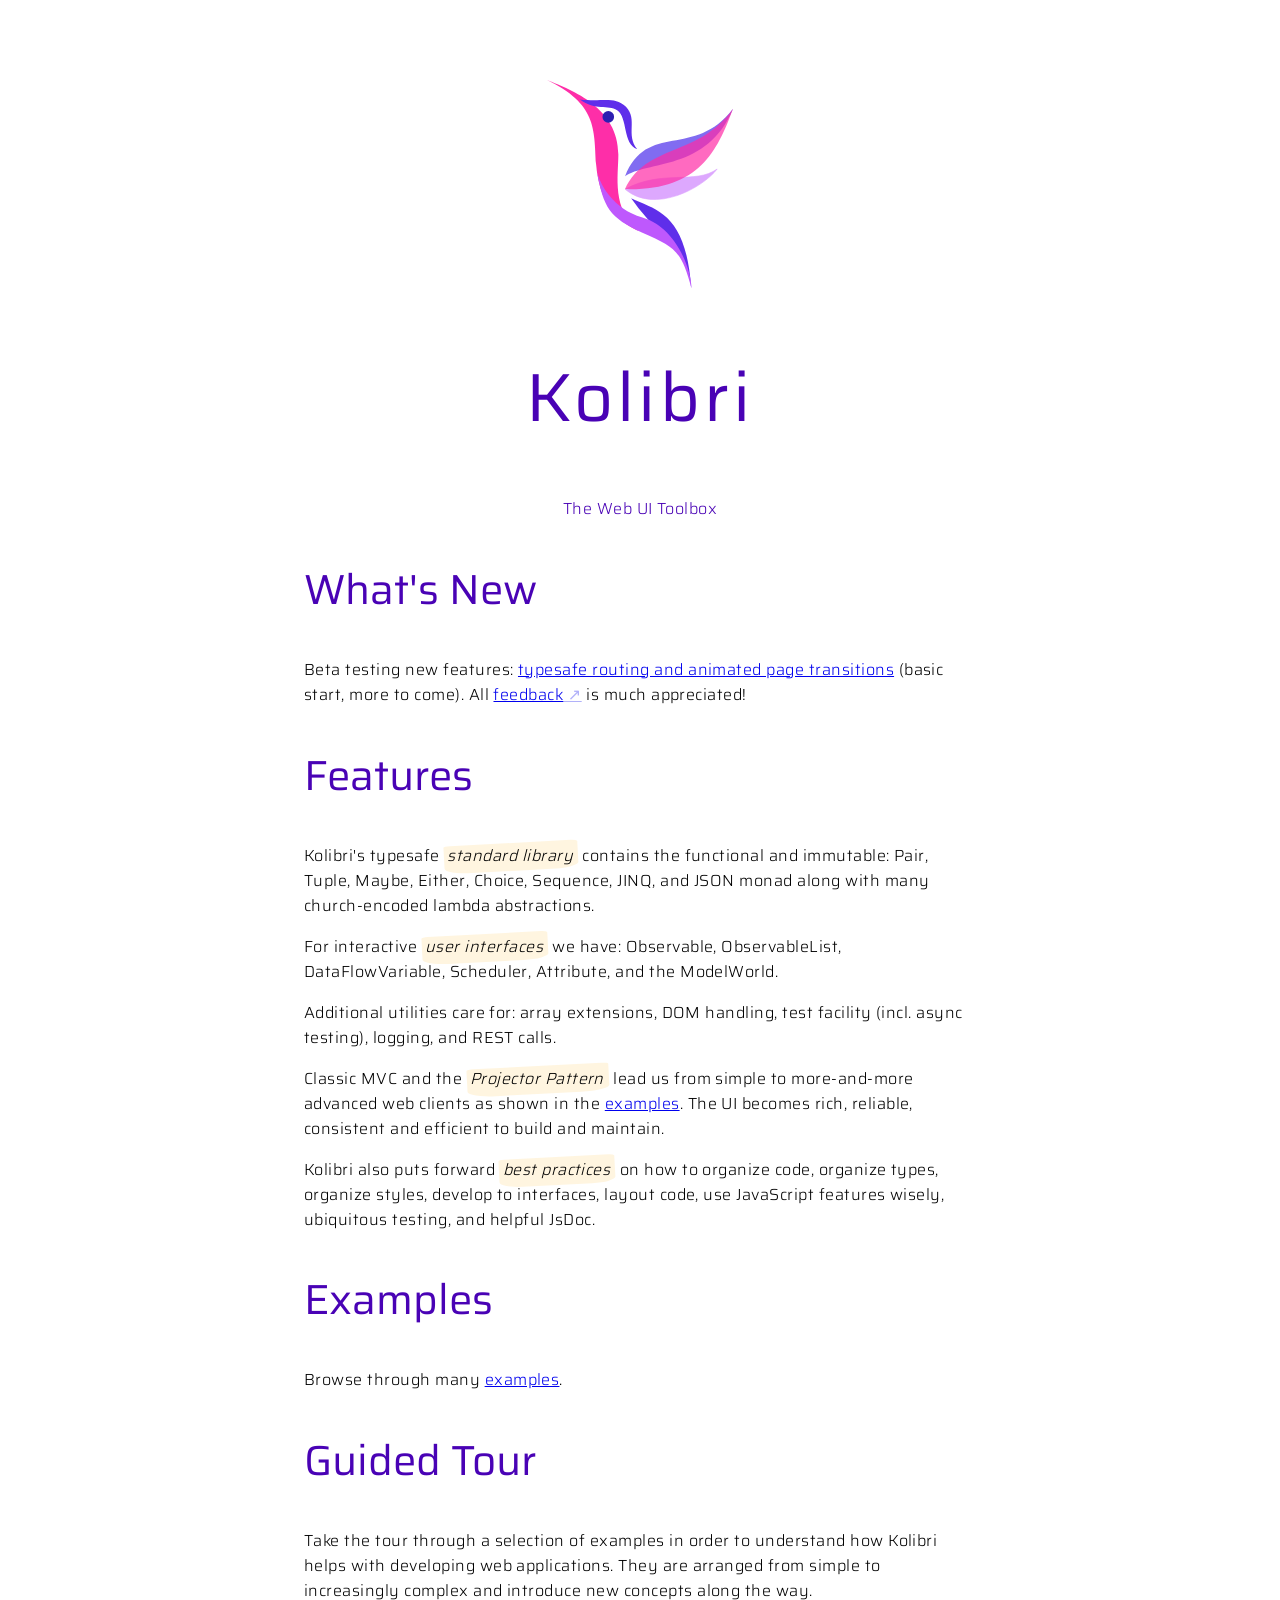
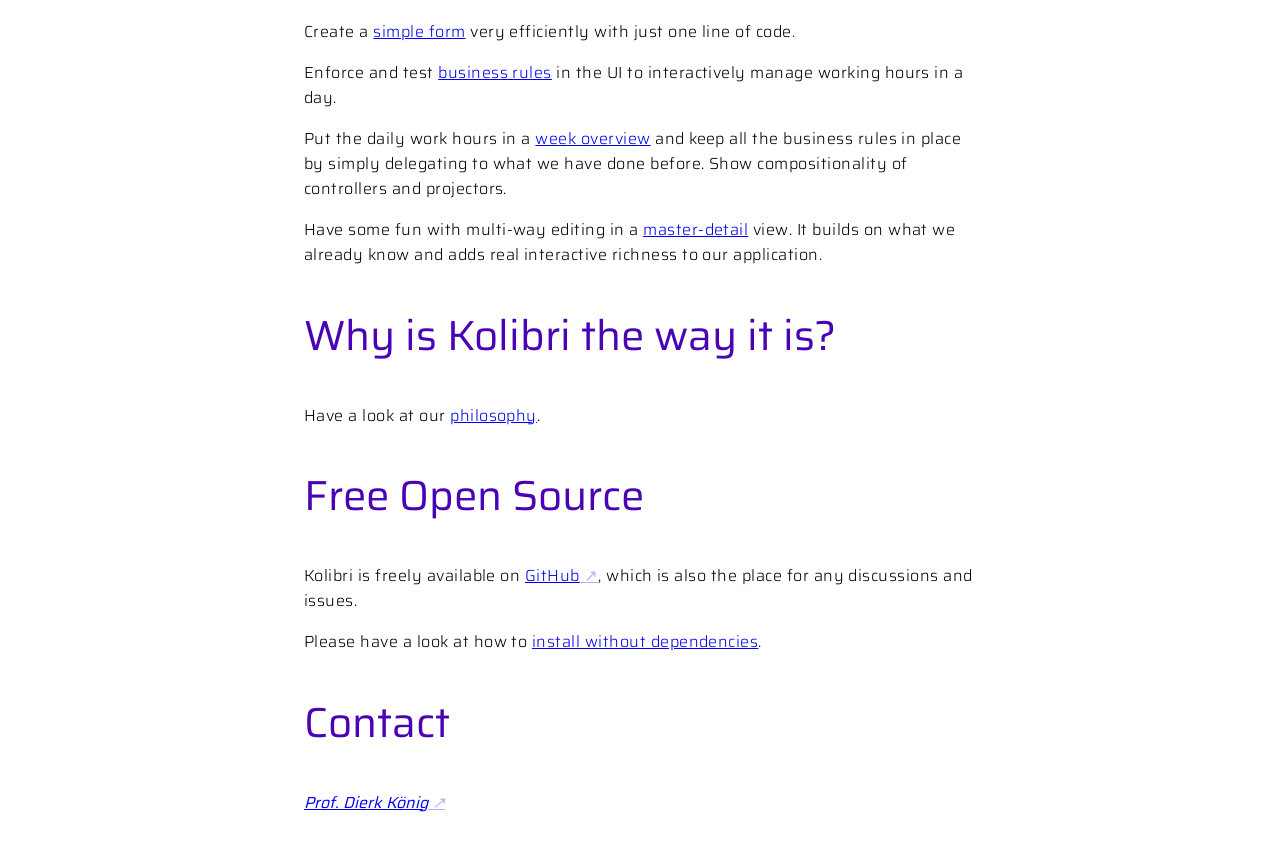
<file: index.html>
<!doctype html>
<html lang=en>
<head>
	<meta charset="UTF-8">
	<title>Kolibri</title>
    <link rel="icon" href="img/logo/logo.svg"         type="image/svg+xml" media="(prefers-color-scheme: light)">
    <link rel="icon" href="img/logo/logo-on-dark.svg" type="image/svg+xml" media="(prefers-color-scheme: dark)">
    <link rel="icon" href="img/logo/logo-60x54.png"   type="image/png"   /> <!--fallback-->
    <link rel="apple-touch-icon" href="img/logo/logo.svg" sizes="180x180" >
	<link rel="stylesheet" href="css/kolibri-base.css">
    <style>
        body {
			max-width: 		42em;
			margin: 		3em auto 3em auto;
        }
		header {
			display: 		flex;
			flex-direction: column;
			align-items: 	center;
		}
        .subtitle {
            font-family: var(--font-family-stylish), system-ui;
        }

        div.kolibri-logo-svg {
            height:       250px;
            aspect-ratio: 1;
            padding:      2em;
            transition:   transform .4s linear;
        }

        svg {
            overflow: visible;
        }

        .flatter {
            animation-name:            kolibri-wings;
            animation-duration:        .2s;
            animation-iteration-count: 15;
            animation-direction:       reverse;
            animation-timing-function: ease-in;
            transform-origin:          45% 45%;
        }

        @keyframes kolibri-wings {
            from {
                transform: scaleX(1) rotate(0deg);
            }
            to {
                transform: scaleX(-1) rotate(30deg);
            }
        }

    </style>
</head>
<body>
<a href="#main" class="skip-link">Skip to main content</a> <!-- a11y support skip link -->
<header>
    <div class="kolibri-logo-svg kolibri-logo-anim">
        <svg viewBox="0 0 305 342" fill="none" xmlns="http://www.w3.org/2000/svg">
            <path d="M138 194C183.5 214.5 228 221.5 236.5 341.5C229.5 273.5 187 263.5 138 194Z" fill="#5F2EEA"/>
            <path
                d="M117 122C117 46 42.5 17 0 0C81.2 39.2 77.5 79.5 80.5 138C87 216.5 128 235.667 150.5 248C105.7 212 117 157 117 122Z"
                fill="#FE2EA8"/>
            <path
                d="M80.9999 144.5C81.3468 146.565 81.692 148.581 82.0374 150.552C86.8892 170.965 107.957 211.566 156.5 225.5C210.5 241 236.407 308.5 237.074 342C220.5 279.5 210.346 274.538 156.5 250.5C102.35 226.326 92.1459 208.229 82.0374 150.552C81.492 148.257 81.1515 146.218 80.9999 144.5Z"
                fill="#BE58FD"/>
            <path
                d="M115 49.5C100.5 39.8333 79 51.0005 54 32C92.5 36.5 109.5 26 129.5 44C149.5 65 128.5 90 148 113.499C123.5 104.499 133 61.5 115 49.5Z"
                fill="#5F2EEA"/>
            <circle cx="100.5" cy="60.5" r="9.5" fill="#2D1FB1"/>
            <path class="wing flatter" opacity="0.5"
                  d="M128 179.114C176.159 220.174 254.92 177.348 279 146C243.884 171.608 187.698 146.442 128 179.114Z"
                  fill="#BD53FE" stroke="#BD53FE"/>
            <path class="wing flatter" opacity="0.7"
                  d="M128 158C163.892 67.1818 241.575 130.021 305 47C263.208 149.285 161.925 132.314 128 158Z"
                  fill="#4C2EEC"/>
            <path class="wing flatter" opacity="0.7"
                  d="M128 178.895C162.922 103.67 248.073 126.739 305 47C278.211 119.718 247.116 181.904 128 178.895Z"
                  fill="#FF2CA5"/>
        </svg>
    </div>
    <h1>Kolibri</h1>
    <div class="subtitle">The Web UI Toolbox</div>
</header>

<main id="main" tabindex="-1"> <!-- a11y support: can be tabbed to -->

    <section>
        <h2>What's New</h2>
        <p>
            Beta testing new features: <a href="src/examples/navigation/simple/simpleNavigation.html">typesafe
            routing and animated page transitions</a> (basic start, more to come).
            All <a href="https://github.com/WebEngineering-FHNW/Kolibri/issues/15">feedback</a> is
            much appreciated!
        </p>
    </section>

    <section>
        <h2>Features</h2>
        <p>
            Kolibri's typesafe <em>standard library</em> contains the functional and immutable:
            Pair, Tuple, Maybe, Either, Choice, Sequence, JINQ, and JSON monad
            along with many church-encoded lambda abstractions.
        </p>
        <p>
            For interactive <em>user interfaces</em> we have:
            Observable, ObservableList, DataFlowVariable, Scheduler, Attribute, and the ModelWorld.
        </p>
        <p>
            Additional utilities care for: array extensions,
            DOM handling, test facility (incl. async testing), logging, and REST calls.
        </p>
        <p>
            Classic MVC and the <em>Projector Pattern</em> lead us
            from simple to more-and-more advanced web clients as shown in the
            <a href="docs/examples.html">examples</a>. The UI becomes rich, reliable,
            consistent and efficient to build and maintain.
        </p>
        <p>
            Kolibri also puts forward <em>best practices</em> on how to organize code,
            organize types, organize styles, develop to interfaces,
            layout code, use JavaScript features wisely, ubiquitous testing, and helpful JsDoc.
        </p>
    </section>

    <section>
        <h2>Examples</h2>
        <p>Browse through many <a href="docs/examples.html">examples</a>.
        </p>
    </section>

    <section>
        <h2>Guided Tour</h2>
        <p>Take the tour through a selection of examples in order to understand how
            Kolibri helps with developing web applications. They are arranged from simple to
            increasingly complex and introduce new concepts along the way.
        </p>
        <p>Create a <a href="src/examples/simpleForm/simpleFormView.html">simple form</a> very
            efficiently with just one line of code.
        </p>
        <p>Enforce and test <a href="src/examples/workday/WorkingHours.html">business rules</a> in the UI
            to interactively manage working hours in a day.
        </p>
        <p>Put the daily work hours in a <a href="src/examples/workweek/WorkingHours.html">week overview</a>
            and keep all the business rules in place by simply delegating to what we have done before.
            Show compositionality of controllers and projectors.
        </p>
        <p>Have some fun with multi-way editing in a
            <a href="src/examples/person/MasterDetail.html">master-detail</a> view.
            It builds on what we already know and adds real interactive richness to our application.
        </p>
    </section>

    <section>
        <h2>Why is Kolibri the way it is?</h2>
        <p>Have a look at our <a href="docs/philosophy.html">philosophy</a>.
        </p>
    </section>

    <section>
        <h2>Free Open Source</h2>
        <p>
            Kolibri is freely available on
            <a href="https://github.com/webengineering-fhnw/Kolibri/">GitHub</a>, which is
            also the place for any discussions and issues.
        </p>
        <p>
            Please have a look at how to
            <a href="docs/philosophy.html#installation">install without dependencies</a>.
        </p>
    </section>

</main>

<footer>
    <h2>Contact</h2>
    <address>
        <a href="https://dierk.github.io/Home">Prof. Dierk König</a>
    </address>
</footer>
</body>
</html>
</file>
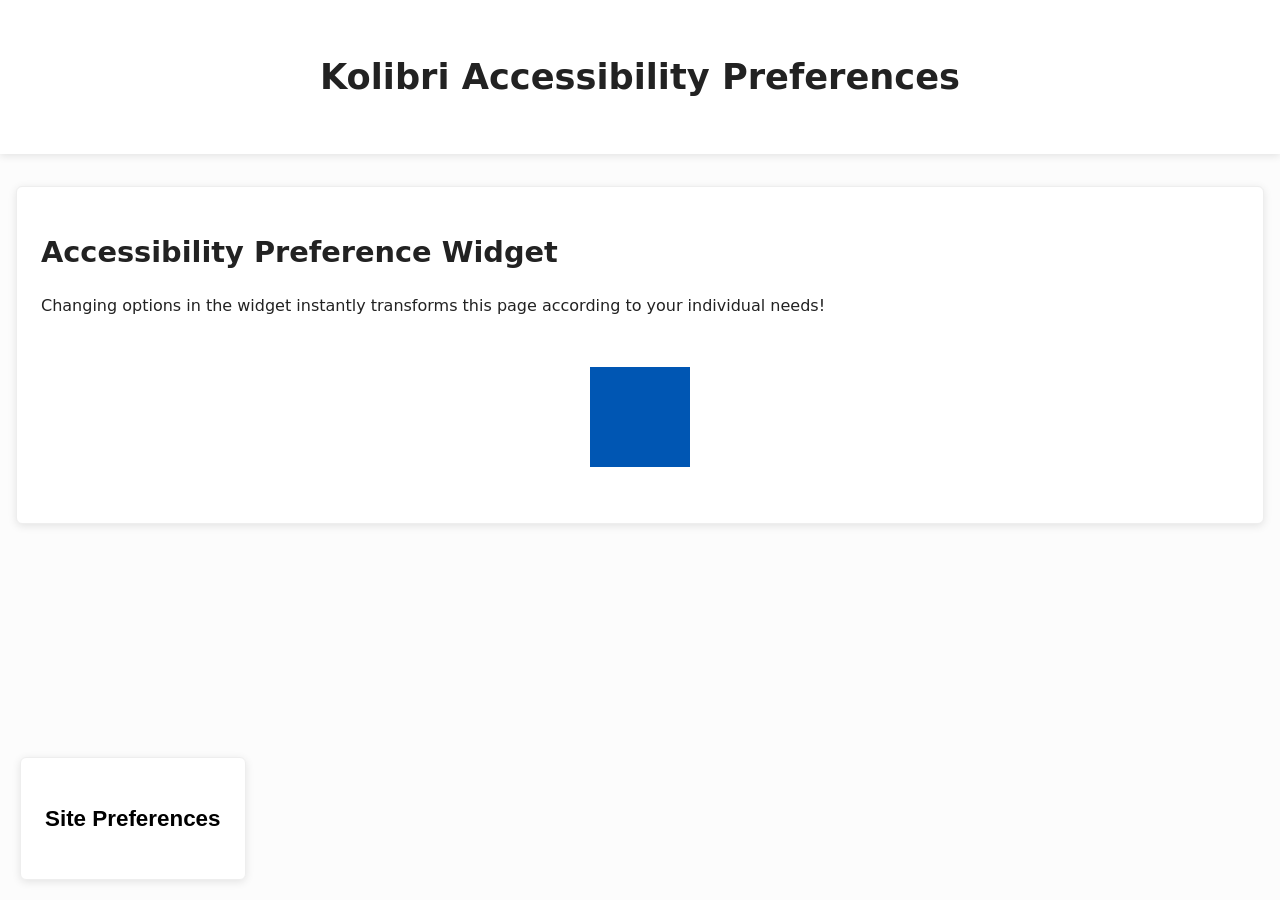
<file: src/examples/preferences/index.html>
<!DOCTYPE html>
<html lang="en">
<head>
  <meta charset="UTF-8">
  <title>Kolibri Preferences Widget Example</title>
  <link rel="stylesheet" href="style.css">
</head>
<body class="preload">

<header>
  <h1>Kolibri Accessibility Preferences</h1>
</header>

<main>
  <section class="card">
    <h2>Accessibility Preference Widget</h2>
    <p>Changing options in the widget instantly transforms this page according to your individual needs!</p>
    <div class="spinning-container">
      <div class="square"></div>
    </div>
  </section>
</main>

<script type="module" src="starter.js"></script>
</body>
</html>
</file>
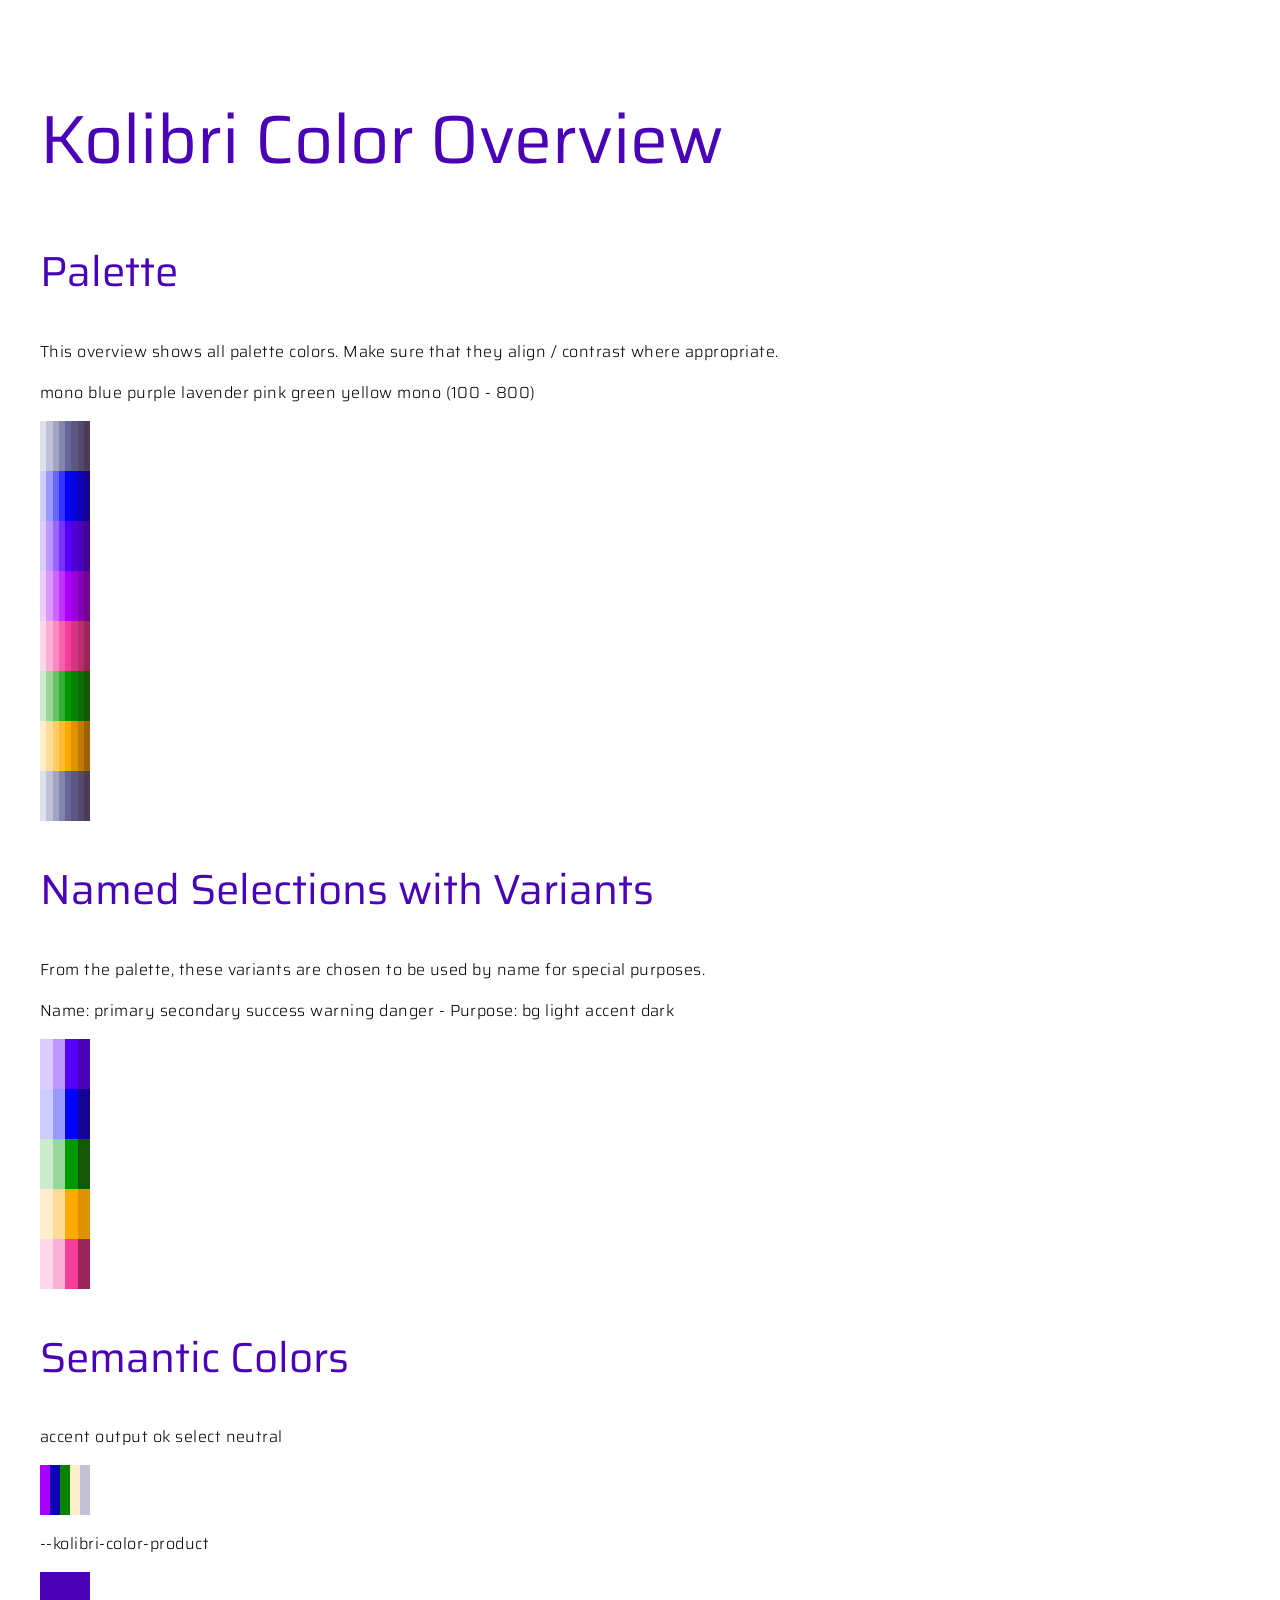
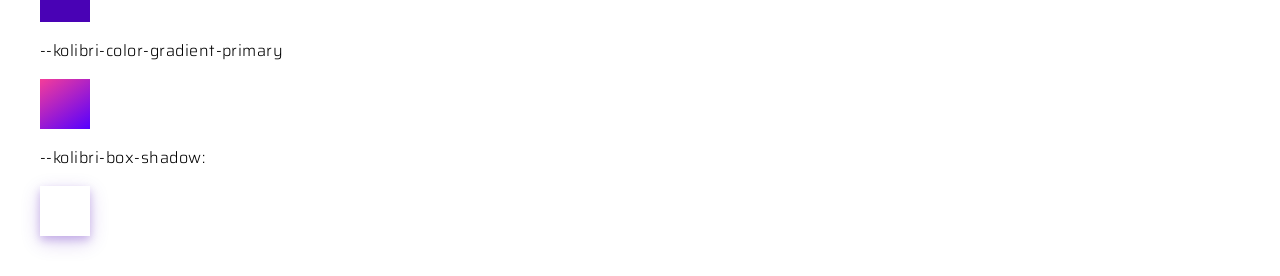
<file: css/colors-overview.html>
<!DOCTYPE html>
<html lang="en">
<head>
    <meta charset="UTF-8">
    <title>Kolibri Color Overview</title>
    <link rel="stylesheet" href="kolibri-base.css">
    <style>
        .squares {
            display: flex;
            /*change below to validate transparency against black */
            /*background-color: black;*/
        }
        div {
            width:          50px;
            aspect-ratio:   1 / 1;
            /*change below to validate color changes with breaks */
            /*margin:         1px;*/
        }
        body > p {
            margin-top: 1em;
        }
        body {
            padding: 2em;
        }
    </style>
</head>
<body>
<h1>Kolibri Color Overview</h1>

<h2>Palette</h2>
<p>This overview shows all palette colors. Make sure that they align / contrast where appropriate.</p>
<p>mono blue purple lavender pink green yellow mono (100 - 800)</p>
<script>
    let out = "";
    "mono blue purple lavender pink green yellow mono".split(" ").forEach( colorName => {
        out += `<div class="squares">`;
        [1,2,3,4,5,6,7,8].forEach( step => {
            out += `<div title="${colorName} ${step}00" style="background-color: var(--kolibri-palette-${colorName}-${step}00)"></div>`;
        });
        out += `</div>`;
    });
    document.writeln(out);
</script>

<h2>Named Selections with Variants</h2>
<p>From the palette, these variants are chosen to be used by name for special purposes.</p>
<p>Name: primary secondary success warning danger -  Purpose: bg light accent dark</p>
<script>
    out = "";
    "primary secondary success warning danger".split(" ").forEach( semantic => {
        out += `<div class="squares">`;
        "bg light accent dark".split(" ").forEach( mod => {
            out += `<div title="${semantic} ${mod}" style="background-color: var(--kolibri-color-${semantic}-${mod})"></div>`;
        });
        out += `</div>`;
    });
    document.writeln(out);
</script>

<h2>Semantic Colors</h2>
<p>accent output ok select neutral</p>
<script>
    out = "";
    "kolibri".split(" ").forEach( _semantic => {
        out += `<div class="squares">`;
        "accent output ok select neutral".split(" ").forEach( mod => {
            out += `<div title="${mod}" style="background-color: var(--kolibri-color-${mod})"></div>`;
        });
        out += `</div>`;
    });
    document.writeln(out);
</script>

<p>--kolibri-color-product</p>
<div style="background-color: var(--kolibri-color-product)"></div>

<p>--kolibri-color-gradient-primary</p>
<div style="background-image: var(--kolibri-color-gradient-primary)"></div>

<p>--kolibri-box-shadow:</p>
<div style="box-shadow: var(--kolibri-box-shadow)"></div>



</body>
</html>
</file>
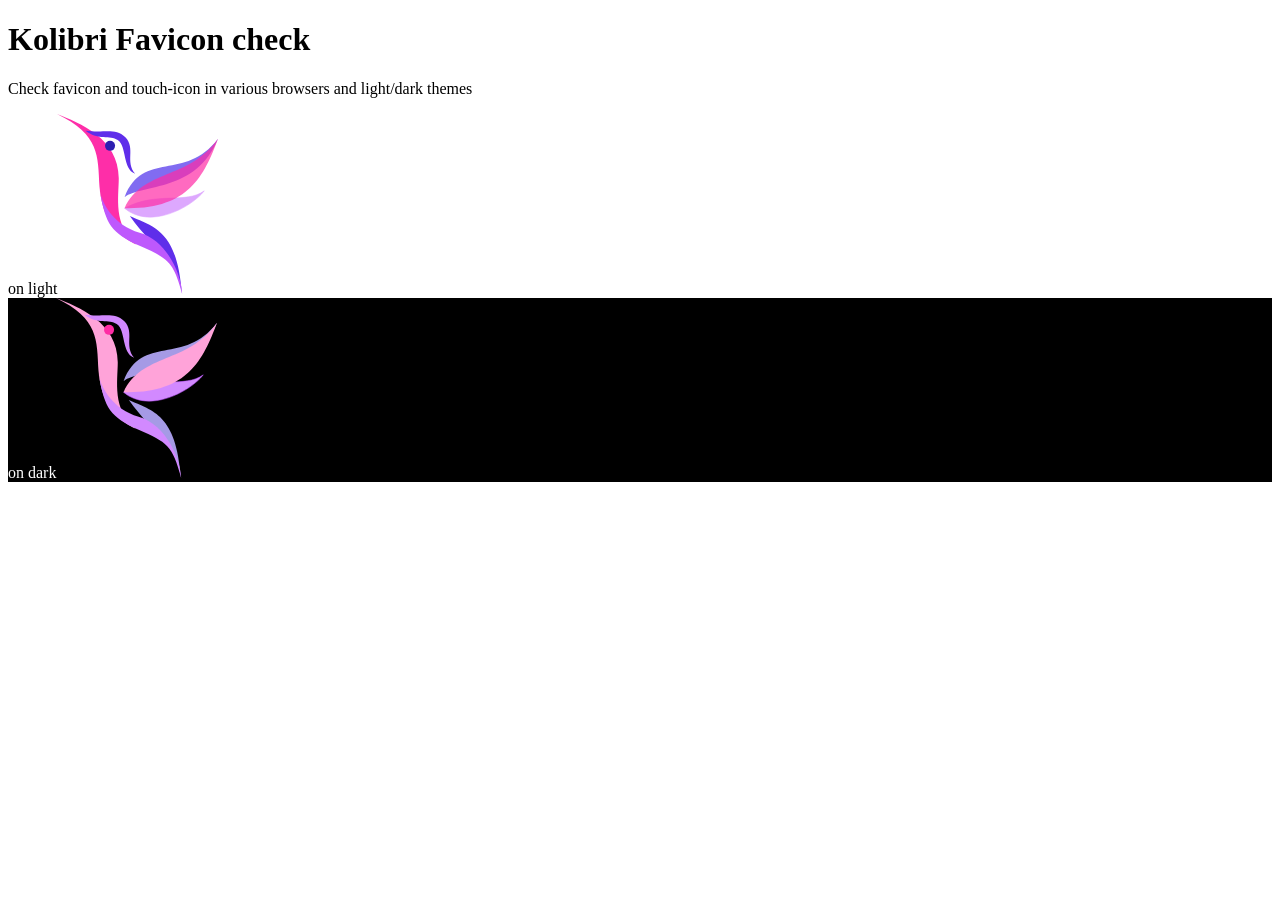
<file: css/favicon-check.html>
<!DOCTYPE html>
<html lang="en">
<head>
    <meta charset="UTF-8">
    <title>Kolibri Favicon check</title>

<!--    should work without additional css or external refs in the svn file itself -->


    <link rel="icon" href="../img/logo/logo.svg"         type="image/svg+xml" media="(prefers-color-scheme: light)">
    <link rel="icon" href="../img/logo/logo-on-dark.svg" type="image/svg+xml" media="(prefers-color-scheme: dark)">

    <link rel="apple-touch-icon" sizes="180x180" href="../img/logo/logo.svg">

    <style>
        img {
            max-height: 20vh;
        }
    </style>
</head>
<body>
<h1>Kolibri Favicon check</h1>

<p> Check favicon and touch-icon in various browsers and light/dark themes</p>

<div >
    <label>on light<img alt="" src="../img/logo/logo.svg"></label>
</div>
<div style="color:white; background-color: black;">
    <label>on dark<img alt="" src="../img/logo/logo-on-dark.svg"></label>
</div>

</body>
</html>
</file>
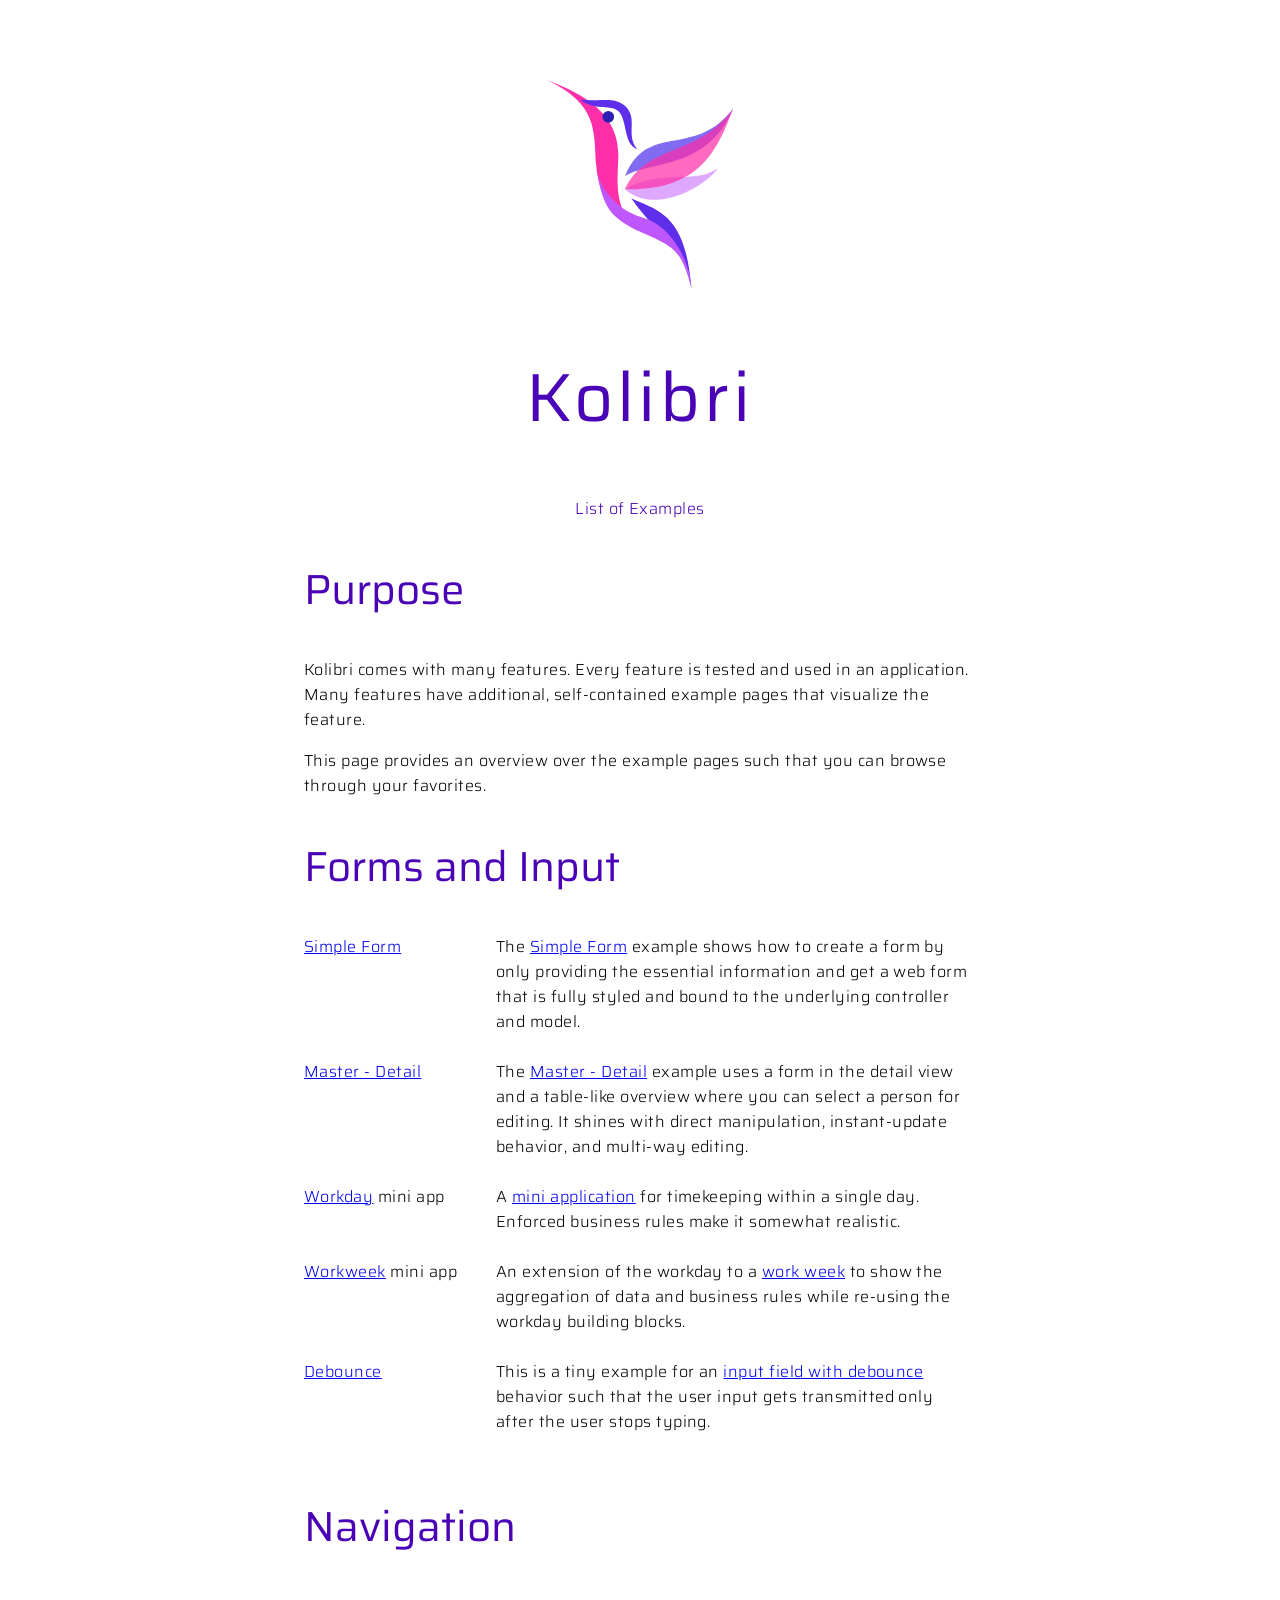
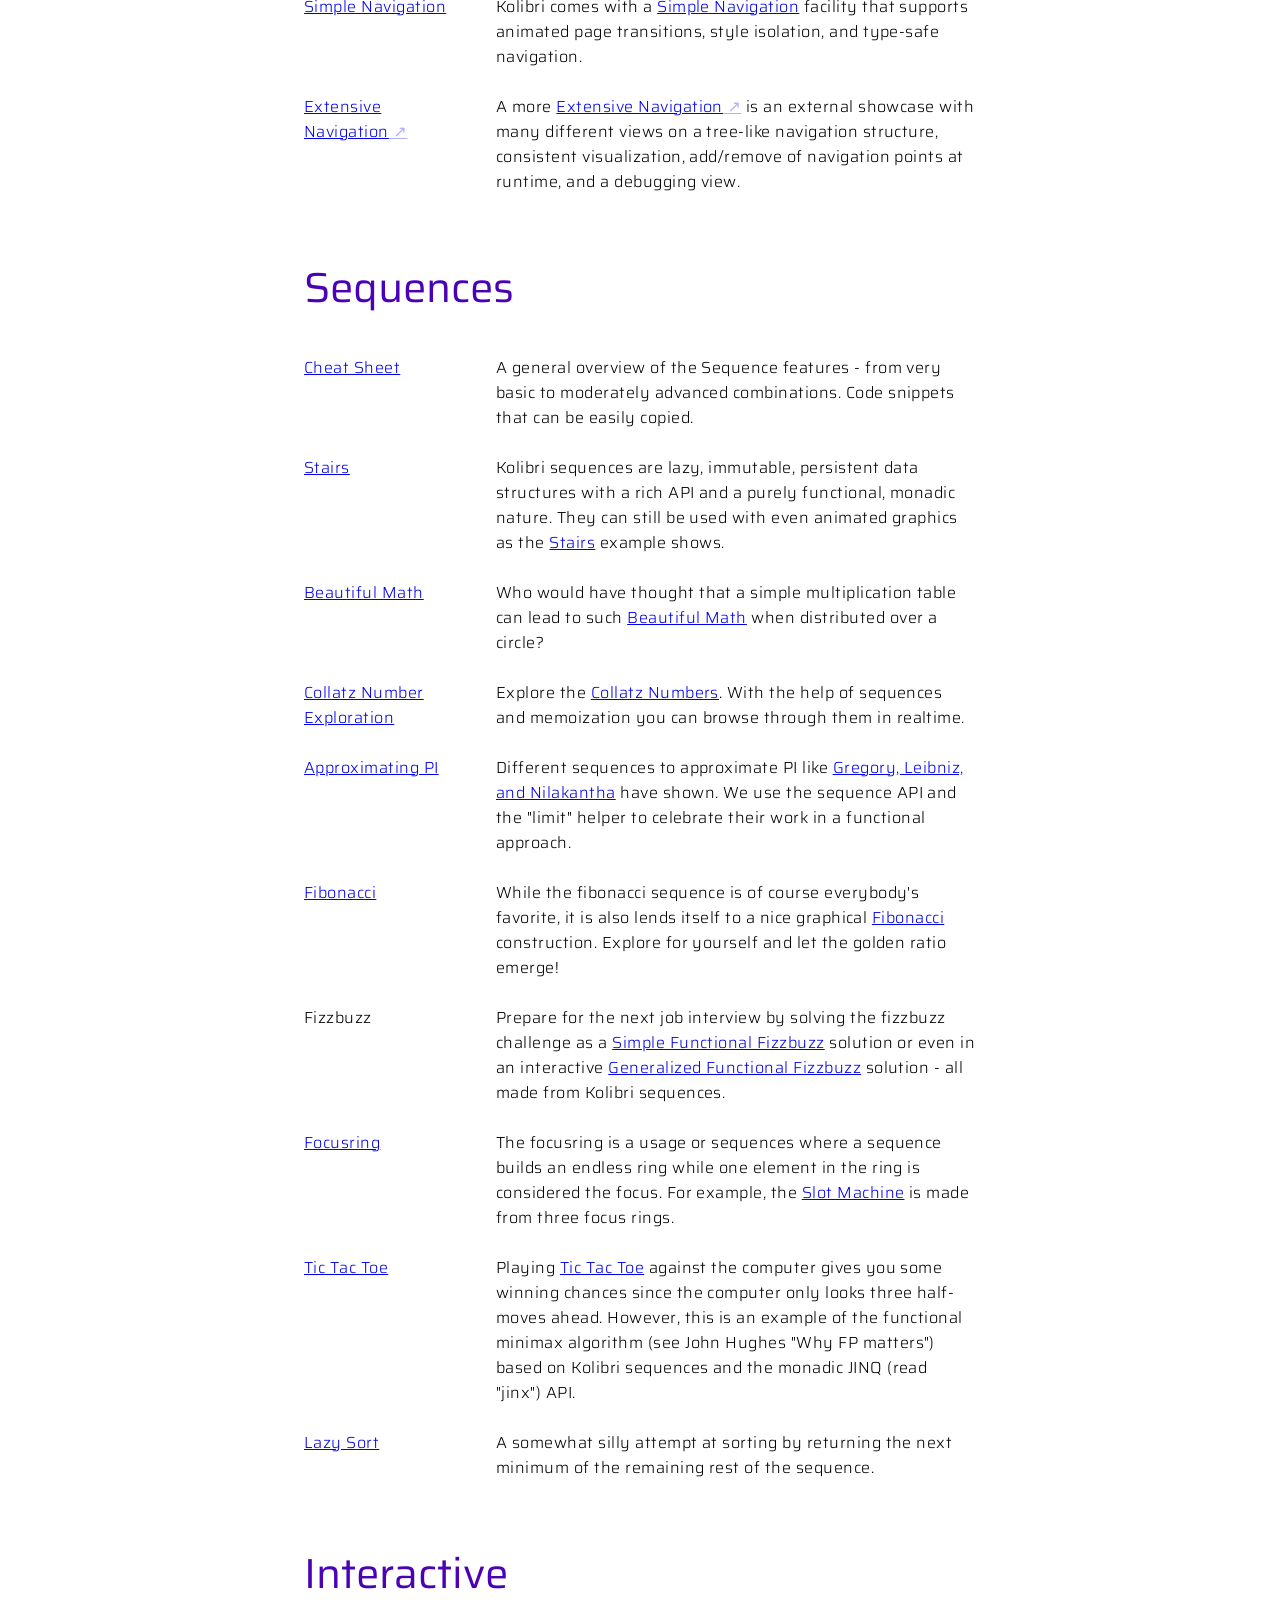
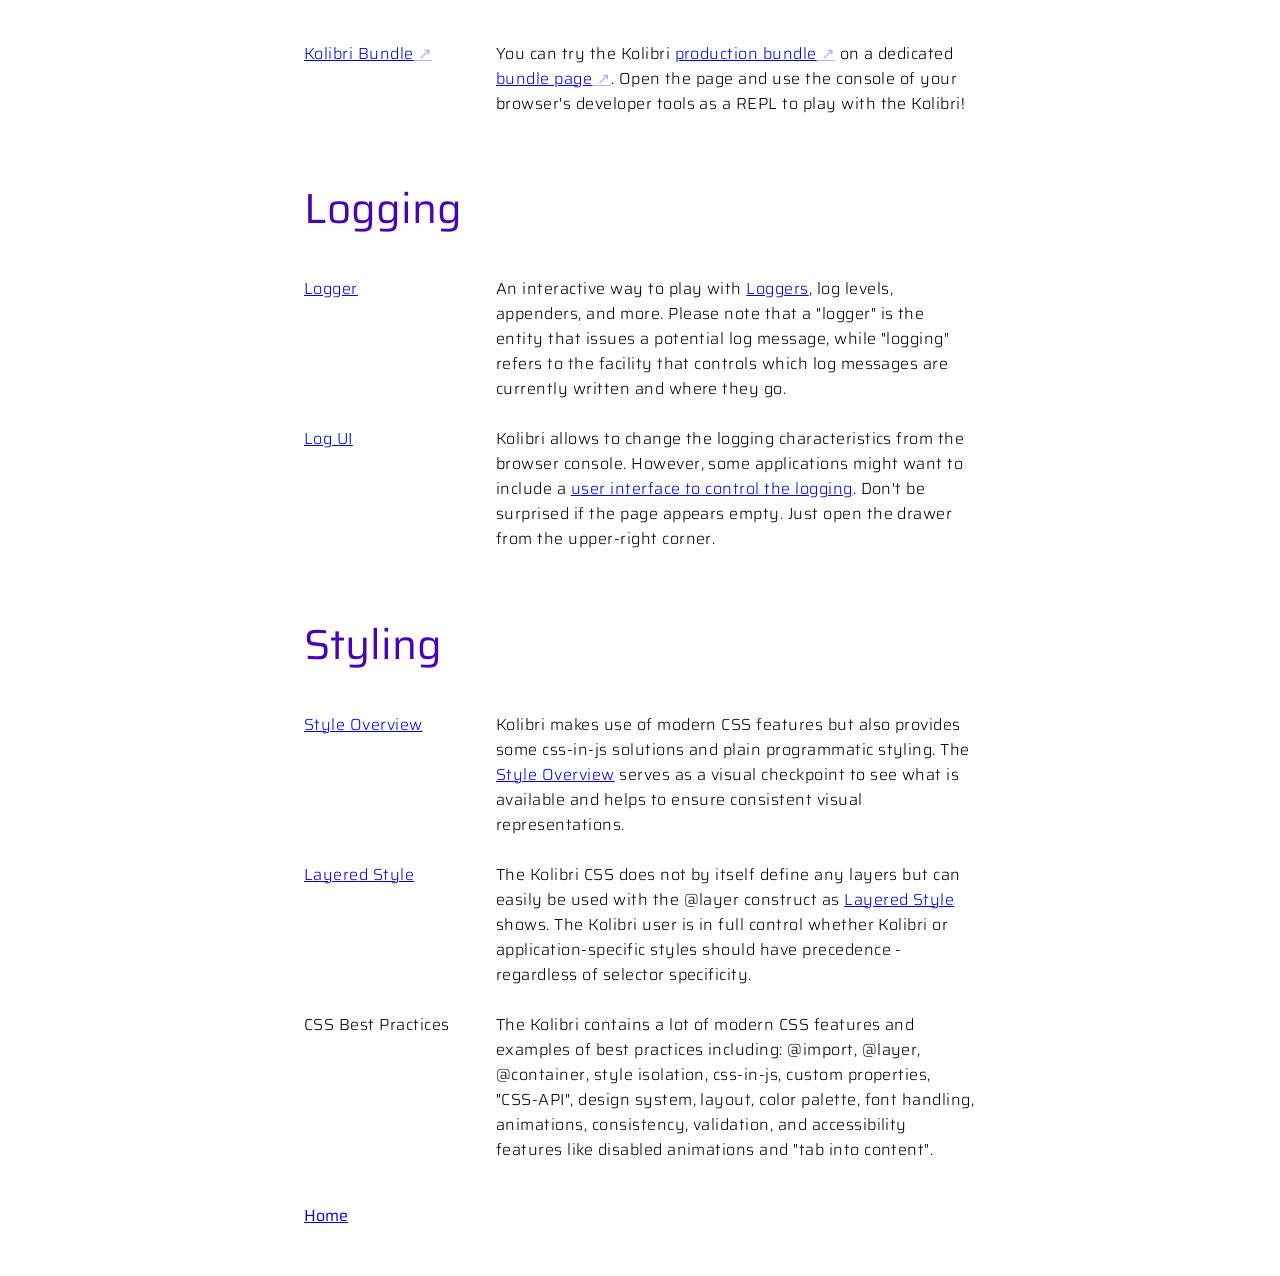
<file: docs/examples.html>
<!doctype html>
<html lang=en>
<head>
	<meta charset="UTF-8">
	<title>Kolibri Examples</title>
	<link rel="shortcut icon" type="image/png" href="../img/logo/logo-60x54.png"/>
	<link rel="stylesheet"                     href="../css/kolibri-base.css">
    <style>
        body {
			max-width: 		42em;
			margin: 		3em auto 3em auto;
        }
		header {
			display: 		flex;
			flex-direction: column;
			align-items: 	center;
		}
		ul {
			list-style-type: none;
			padding-left: 		0;
		}
		dl {
			display: grid;
			grid-template-columns: 10em auto;
		}
        dd {
            margin-block-end:     1lh;
            margin-inline-start:  2em;
        }

		div.kolibri-logo-svg {
			  height:         250px;
			  aspect-ratio:   1;
			  padding:        2em;
			  transition:     transform .4s linear;
		  }
		  svg {
			  overflow: visible;
		  }
		  .flatter {
			  animation-name:             kolibri-wings;
			  animation-duration:         .2s;
			  animation-iteration-count:  15;
			  animation-direction:        reverse;
			  animation-timing-function:  ease-in;
			  transform-origin:           45% 45%;
		  }
		  @keyframes kolibri-wings {
			  from {
				  transform:      scaleX(1) rotate(0deg);
			  }
			  to {
				  transform:      scaleX(-1) rotate(30deg);
			  }
		  }

    </style>
</head>
<body>
    <a href="#main" class="skip-link">Skip to main content</a> <!-- a11y support skip link -->
	<header>
		<div class="kolibri-logo-svg kolibri-logo-anim">
			<svg viewBox="0 0 305 342" fill="none" xmlns="http://www.w3.org/2000/svg">
				<path d="M138 194C183.5 214.5 228 221.5 236.5 341.5C229.5 273.5 187 263.5 138 194Z" fill="#5F2EEA"/>
				<path d="M117 122C117 46 42.5 17 0 0C81.2 39.2 77.5 79.5 80.5 138C87 216.5 128 235.667 150.5 248C105.7 212 117 157 117 122Z"
					  fill="#FE2EA8"/>
				<path d="M80.9999 144.5C81.3468 146.565 81.692 148.581 82.0374 150.552C86.8892 170.965 107.957 211.566 156.5 225.5C210.5 241 236.407 308.5 237.074 342C220.5 279.5 210.346 274.538 156.5 250.5C102.35 226.326 92.1459 208.229 82.0374 150.552C81.492 148.257 81.1515 146.218 80.9999 144.5Z"
					  fill="#BE58FD"/>
				<path d="M115 49.5C100.5 39.8333 79 51.0005 54 32C92.5 36.5 109.5 26 129.5 44C149.5 65 128.5 90 148 113.499C123.5 104.499 133 61.5 115 49.5Z"
					  fill="#5F2EEA"/>
				<circle cx="100.5" cy="60.5" r="9.5" fill="#2D1FB1"/>
				<path class="wing flatter" opacity="0.5"
					  d="M128 179.114C176.159 220.174 254.92 177.348 279 146C243.884 171.608 187.698 146.442 128 179.114Z"
					  fill="#BD53FE" stroke="#BD53FE"/>
				<path class="wing flatter" opacity="0.7"
					  d="M128 158C163.892 67.1818 241.575 130.021 305 47C263.208 149.285 161.925 132.314 128 158Z"
					  fill="#4C2EEC"/>
				<path class="wing flatter" opacity="0.7"
					  d="M128 178.895C162.922 103.67 248.073 126.739 305 47C278.211 119.718 247.116 181.904 128 178.895Z"
					  fill="#FF2CA5"/>
			</svg>
		</div>
        <h1>Kolibri</h1>
        <div class="subtitle">List of Examples</div>
	</header>

	<main id="main" tabindex="-1"> <!-- a11y support: can be tabbed to -->

        <section>
      		  <h2>Purpose</h2>
      		  <p>
                  Kolibri comes with many features. Every feature is tested and used in an application.
                  Many features have additional, self-contained example pages that visualize the feature.
              </p>
      		  <p>
                  This page provides an overview over the example pages such that you can browse
                  through your favorites.
              </p>
        </section>

        <section>
            <h2>Forms and Input</h2>
            <dl>
                <dt><a href="../src/examples/simpleForm/simpleFormView.html">Simple Form</a></dt>
                <dd>The <a href="../src/examples/simpleForm/simpleFormView.html">Simple Form</a> example
                    shows how to create a form by only providing the essential information and get a
                    web form that is fully styled and bound to the underlying controller and model.
                </dd>
                <dt><a href="../src/examples/person/MasterDetail.html">Master - Detail</a></dt>
                <dd>The <a href="../src/examples/person/MasterDetail.html">Master - Detail</a> example
                    uses a form in the detail view and a table-like overview where you can select a
                    person for editing. It shines with direct manipulation, instant-update behavior,
                    and multi-way editing.
                </dd>
                <dt><a href="../src/examples/workday/WorkingHours.html">Workday</a> mini app</dt>
                <dd>A <a href="../src/examples/workday/WorkingHours.html">mini application</a>
                    for timekeeping within a single day. Enforced business rules make it somewhat realistic.
                </dd>
                <dt><a href="../src/examples/workweek/WorkingHours.html">Workweek</a> mini app</dt>
                <dd>An extension of the workday to a
                    <a href="../src/examples/workweek/WorkingHours.html">work week</a>
                    to show the aggregation of data and business rules while re-using
                    the workday building blocks.
                </dd>
                <dt><a href="../src/examples/debounceInput/debounceTest.html">Debounce</a></dt>
                <dd>This is a tiny example for an
                    <a href="../src/examples/debounceInput/debounceTest.html">input field with
                    debounce</a> behavior such that the user input gets transmitted only after the
                    user stops typing.
                </dd>
            </dl>
        </section>

        <section>
          <h2>Navigation</h2>
              <dl>
                <dt><a href="../src/examples/navigation/simple/simpleNavigation.html">
                    Simple Navigation</a></dt>
                <dd>Kolibri comes with a <a href="../src/examples/navigation/simple/simpleNavigation.html">
                    Simple Navigation</a>
                facility that supports animated page transitions, style isolation, and type-safe navigation.
                </dd>
                <dt><a href="https://kolibri-navigation.github.io/ip6-kolibri-navigation/prototype/showcase-app/#home">
                    Extensive Navigation</a></dt>
                <dd>
                    A more
                    <a href="https://kolibri-navigation.github.io/ip6-kolibri-navigation/prototype/showcase-app/#home">
                       Extensive Navigation</a>
                    is an external showcase with many different views on a tree-like navigation structure,
                    consistent visualization, add/remove of navigation points at runtime, and a debugging view.
                </dd>
             </dl>
        </section>

        <section>
            <h2>Sequences</h2>
            <dl>
                <dt><a href="../src/examples/sequence/CheatSheet.html">Cheat Sheet</a>
                </dt>
                <dd>A general overview of the Sequence features - from very basic to moderately advanced combinations.
                    Code snippets that can be easily copied.
                </dd>
                <dt><a href="../src/examples/sequence/Stairs.html">Stairs</a>
                </dt>
                <dd>Kolibri sequences are lazy, immutable, persistent data structures with a rich API and a purely
                    functional, monadic nature. They can still be used with even animated graphics as the
                    <a href="../src/examples/sequence/Stairs.html">Stairs</a> example shows.
                </dd>
                <dt><a href="../src/examples/sequence/BeautifulMath.html">Beautiful Math</a>
                </dt>
                <dd>Who would have thought that a simple multiplication table can lead to such
                    <a href="../src/examples/sequence/BeautifulMath.html">Beautiful Math</a> when
                    distributed over a circle?
                </dd>
                <dt><a href="../src/examples/sequence/Collatz.html">Collatz Number Exploration</a>
                </dt>
                <dd>Explore the
                    <a href="../src/examples/sequence/Collatz.html">Collatz Numbers</a>. With the help
                    of sequences and memoization you can browse through them in realtime.
                </dd>
                <dt><a href="../src/examples/sequence/Leibniz_Nilakantha.html">Approximating PI</a>
                </dt>
                <dd>Different sequences to approximate PI like
                    <a href="../src/examples/sequence/Leibniz_Nilakantha.html">Gregory, Leibniz, and Nilakantha</a>
                    have shown. We use the sequence API and the "limit" helper to celebrate their work
                    in a functional approach.
                </dd>
                <dt><a href="../src/examples/sequence/fibonacci/Fibonacci.html">Fibonacci</a></dt>
                <dd>While the fibonacci sequence is of course everybody's favorite,
                    it is also lends itself to a nice graphical <a
                        href="../src/examples/sequence/fibonacci/Fibonacci.html">
                        Fibonacci</a> construction. Explore for yourself and let the golden ratio emerge!
                </dd>
                <dt>Fizzbuzz</dt>
                <dd>Prepare for the next job interview by solving the fizzbuzz challenge as a
                    <a href="../src/examples/sequence/fizzbuzz/SimpleFizzBuzz.html">
                        Simple Functional Fizzbuzz</a> solution or even in an interactive
                    <a href="../src/examples/sequence/fizzbuzz/FizzBuzz.html">
                        Generalized Functional Fizzbuzz</a> solution - all made from Kolibri sequences.
                </dd>
                <dt><a href="../src/examples/sequence/focusring/demo/SlotMachine.html">Focusring</a></dt>
                <dd>The focusring is a usage or sequences where a sequence builds an endless ring
                    while one element in the ring is considered the focus. For example, the
                    <a href="../src/examples/sequence/focusring/demo/SlotMachine.html">Slot Machine</a>
                    is made from three focus rings.
                </dd>
                <dt><a href="../src/examples/sequence/tictactoe/TicTacToe.html">Tic Tac Toe</a></dt>
                <dd>Playing <a href="../src/examples/sequence/tictactoe/TicTacToe.html">Tic Tac Toe</a>
                    against the computer gives you some winning chances since the computer only looks
                    three half-moves ahead. However, this is an example of the functional minimax
                    algorithm (see John Hughes "Why FP matters") based on Kolibri sequences and the
                    monadic JINQ (read "jinx") API.
                </dd>
                <dt><a href="../src/examples/sequence/LazySort.html">Lazy Sort</a>
                </dt>
                <dd>A somewhat silly attempt at sorting by returning the next minimum of the
                    remaining rest of the sequence.
                </dd>
            </dl>
        </section>

        <section>
          <h2>Interactive</h2>
              <dl>
                  <dt><a href="https://webengineering-fhnw.github.io/Kolibri/production/TryProduction.html">Kolibri Bundle</a></dt>
                  <dd>You can try the Kolibri
                      <a href="https://raw.githubusercontent.com/WebEngineering-FHNW/Kolibri/gh-pages/production/productionBundle.js">production
                      bundle</a> on a dedicated
                      <a href="https://webengineering-fhnw.github.io/Kolibri/production/TryProduction.html">bundle page</a>.
                      Open the page and use the console of your browser's developer tools as a REPL to play with the Kolibri!
                  </dd>
             </dl>
        </section>

        <section>
          <h2>Logging</h2>
              <dl>
                <dt><a href="../src/examples/logger/loggerExample.html">Logger</a></dt>
                <dd>An interactive way to play with <a href="../src/examples/logger/loggerExample.html">Loggers</a>,
                    log levels, appenders, and more. Please note that a "logger" is the entity that issues a
                    potential log message, while "logging" refers to the facility that controls which log
                    messages are currently written and where they go.
                </dd>
                <dt><a href="../src/examples/loggingControlUI/logUiExampleView.html">Log UI</a></dt>
                <dd> Kolibri allows to change the logging characteristics from the browser console.
                    However, some applications might want to include a
                    <a href="../src/examples/loggingControlUI/logUiExampleView.html">user interface
                    to control the logging</a>. Don't be surprised if the page appears empty. Just
                    open the drawer from the upper-right corner.
                </dd>

             </dl>
        </section>

        <section>
          <h2>Styling</h2>
              <dl>
                  <dt><a href="../src/examples/style/styleOverview.html">Style Overview</a></dt>
                  <dd>Kolibri makes use of modern CSS features but also provides some css-in-js
                      solutions and plain programmatic styling. The
                      <a href="../src/examples/style/styleOverview.html">Style Overview</a> serves
                      as a visual checkpoint to see what is available and helps to ensure
                      consistent visual representations.
                  </dd>
                <dt><a href="../src/examples/layeredStyle/LayeredStyleUsage.html">Layered Style</a></dt>
                <dd>The Kolibri CSS does not by itself define any layers but can easily be used with the
                    @layer construct as <a href="../src/examples/layeredStyle/LayeredStyleUsage.html">Layered Style</a>
                    shows. The Kolibri user is in full control whether Kolibri or application-specific styles
                    should have precedence - regardless of selector specificity.
                </dd>
                <dt>CSS Best Practices</dt>
                <dd>The Kolibri contains a lot of modern CSS features and examples of best practices including:
                    @import, @layer, @container, style isolation, css-in-js, custom properties,
                    "CSS-API", design system, layout, color palette, font handling, animations, consistency, validation,
                    and accessibility features like disabled animations and "tab into content".
                </dd>

             </dl>
        </section>

	</main>
</body>
<footer>
        <a href="../index.html">Home</a>
</footer>
</html>
</file>
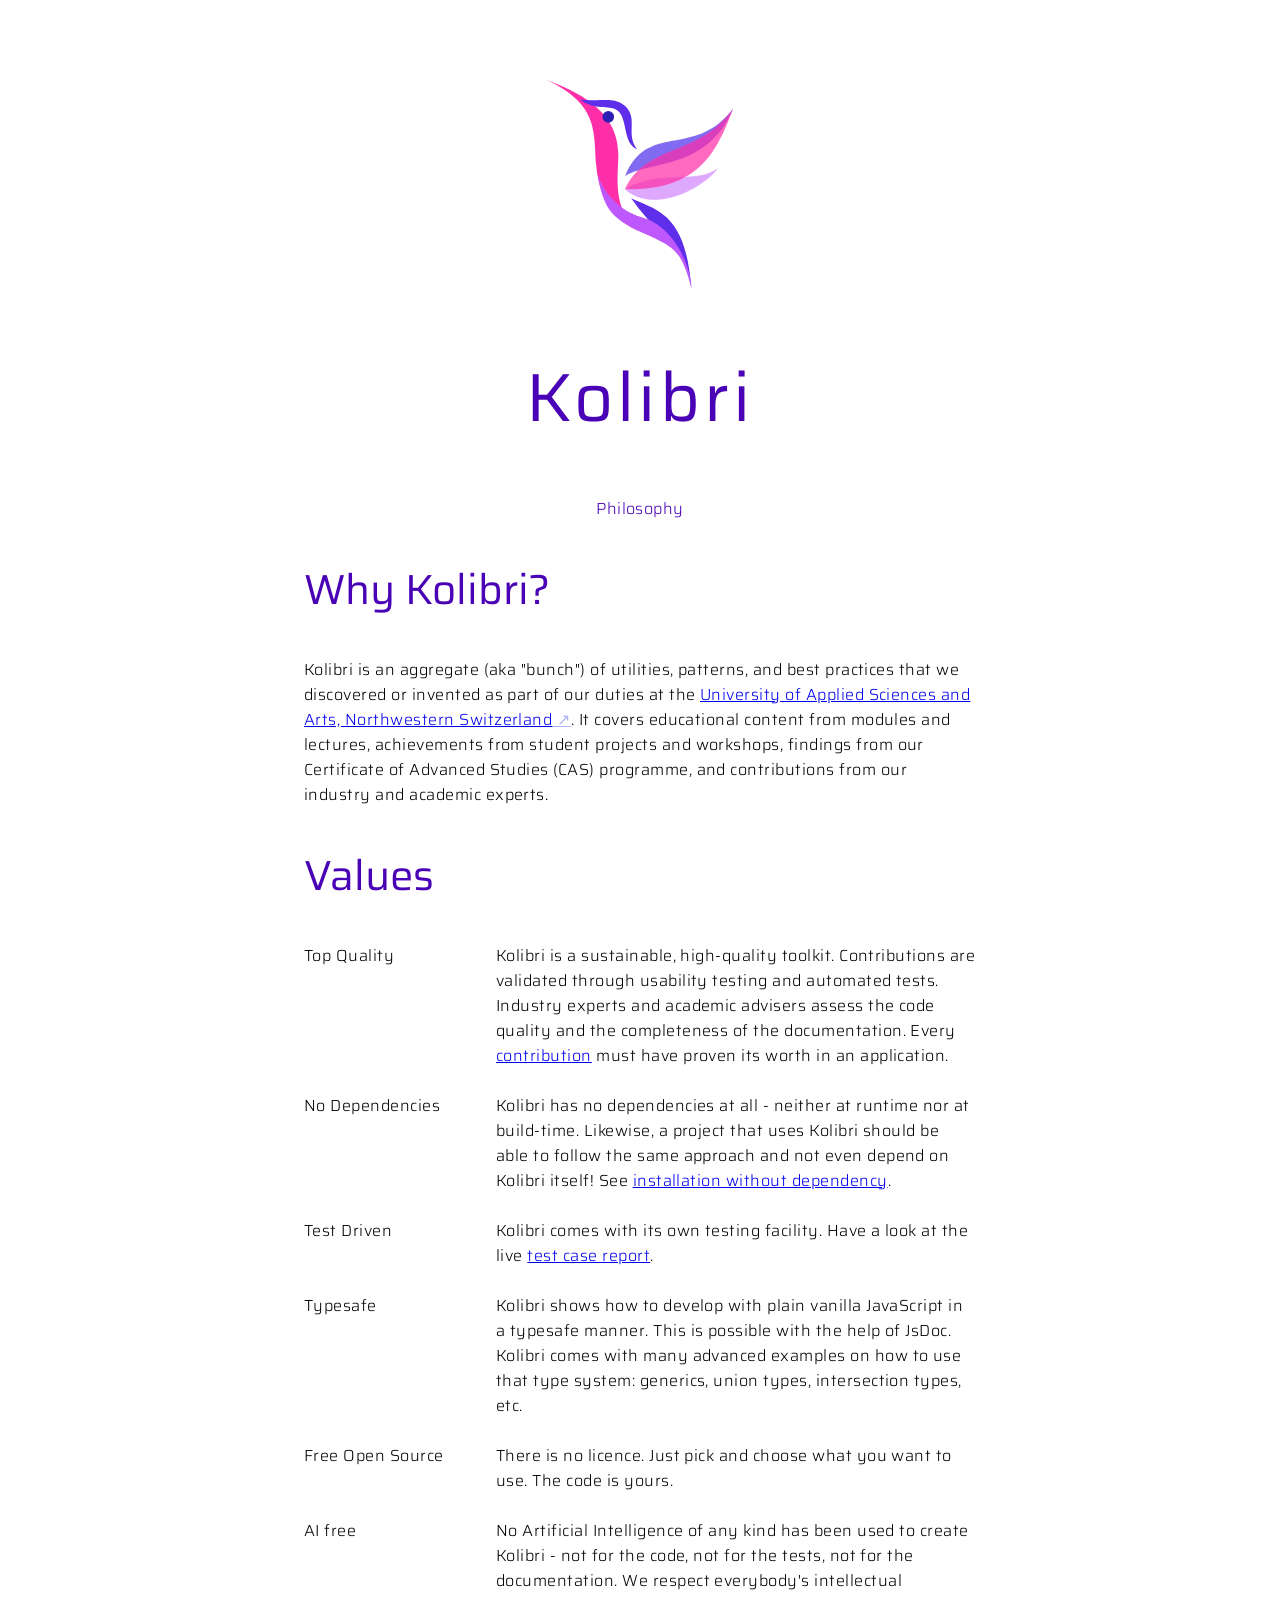
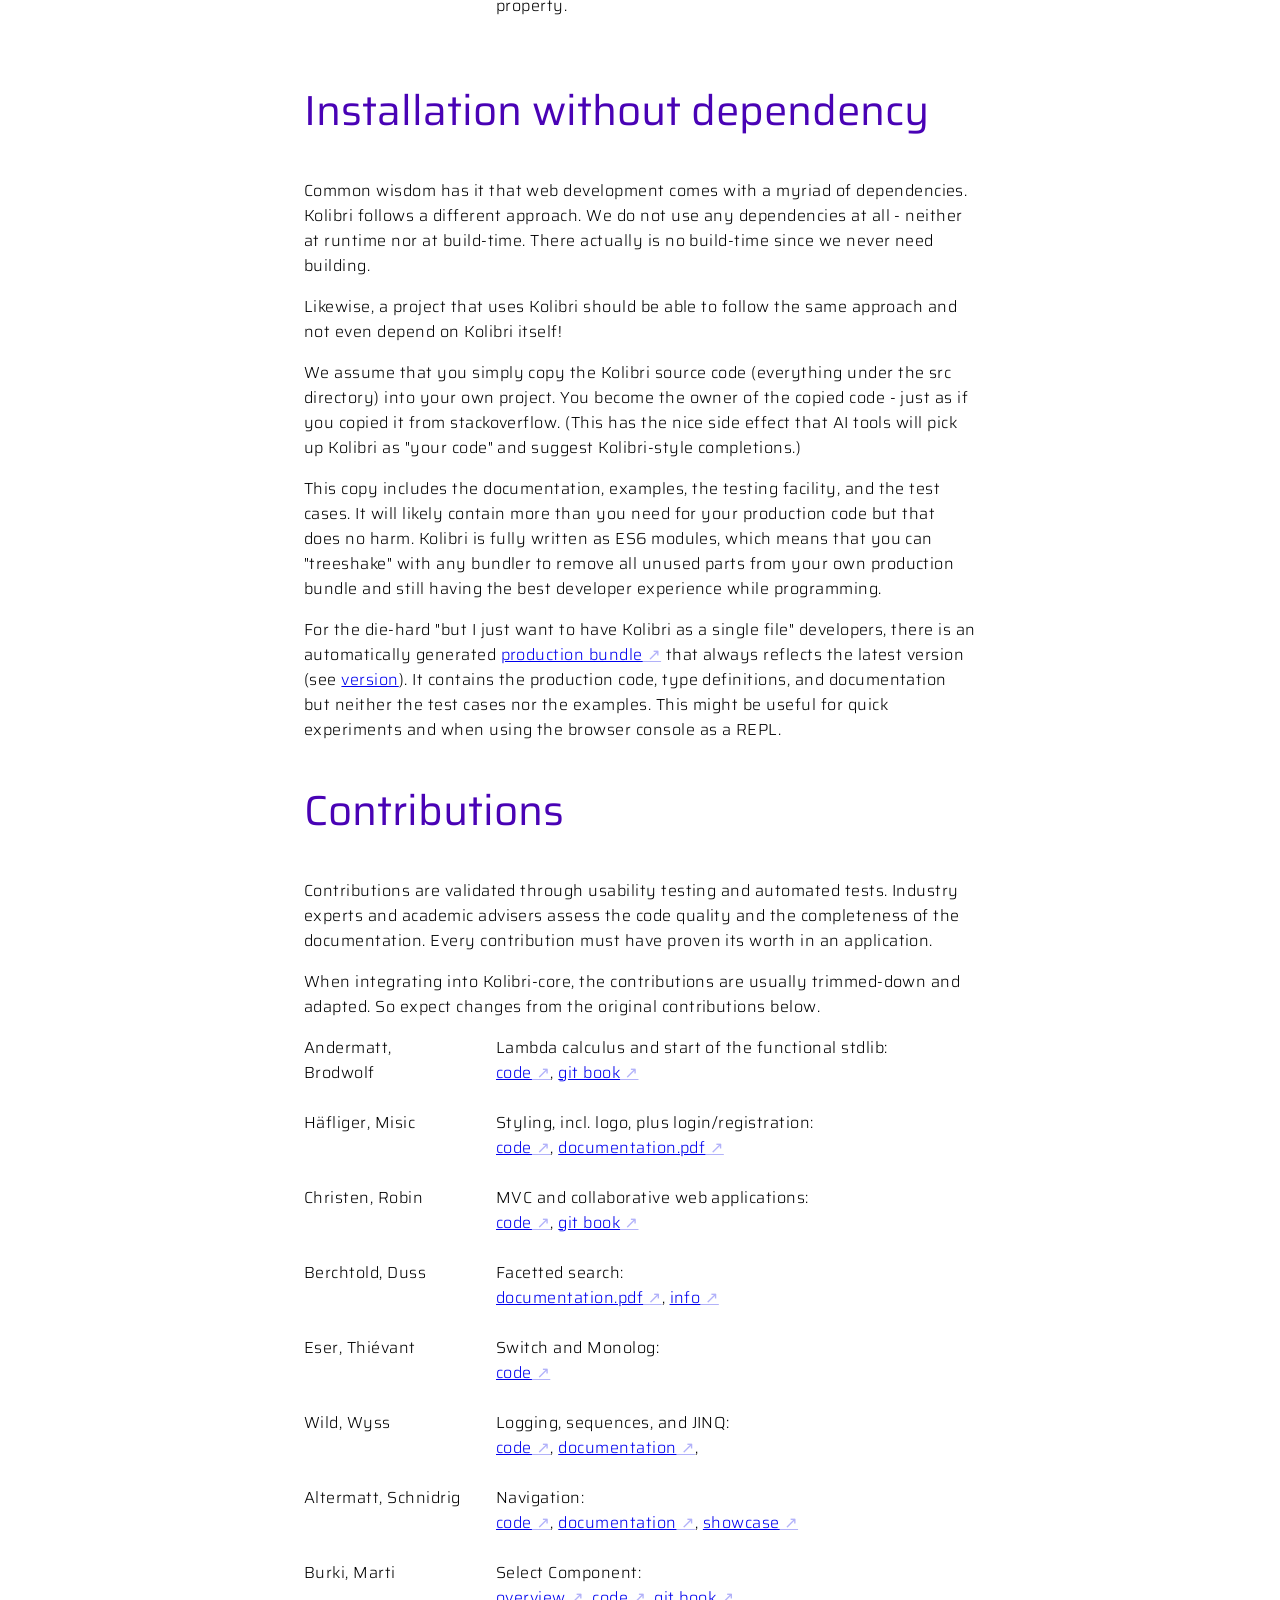
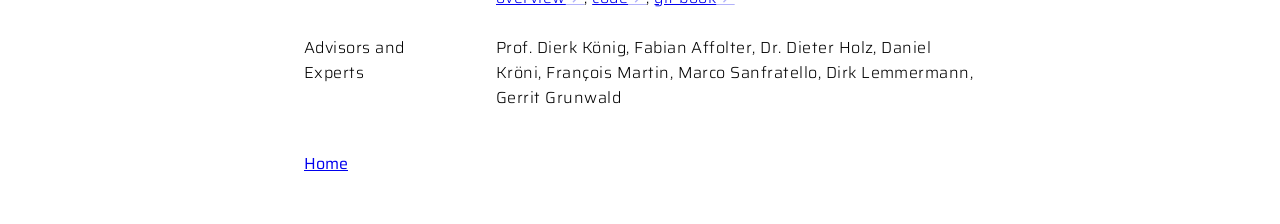
<file: docs/philosophy.html>
<!doctype html>
<html lang=en>
<head>
    <meta charset="UTF-8">
    <title>Kolibri Philosophy</title>
    <link rel="shortcut icon" type="image/png" href="../img/logo/logo-60x54.png"/>
    <link rel="stylesheet" href="../css/kolibri-base.css">
    <style>
        body {
            max-width:       42em;
            margin:          3em auto 3em auto;
            scroll-behavior: smooth;
        }

        header {
            display:        flex;
            flex-direction: column;
            align-items:    center;
        }

        ul {
            list-style-type: none;
            padding-left:    0;
        }

        dl {
            display:               grid;
            grid-template-columns: 10em auto;
        }

        dd {
            margin-block-end:    1lh;
            margin-inline-start: 2em;
        }

        div.kolibri-logo-svg {
            height:       250px;
            aspect-ratio: 1;
            padding:      2em;
            transition:   transform .4s linear;
        }

        svg {
            overflow: visible;
        }

        .flatter {
            animation-name:            kolibri-wings;
            animation-duration:        .2s;
            animation-iteration-count: 15;
            animation-direction:       reverse;
            animation-timing-function: ease-in;
            transform-origin:          45% 45%;
        }

        @keyframes kolibri-wings {
            from {
                transform: scaleX(1) rotate(0deg);
            }
            to {
                transform: scaleX(-1) rotate(30deg);
            }
        }

    </style>
</head>
<body>
<a href="#main" class="skip-link">Skip to main content</a> <!-- a11y support skip link -->
<header>
    <div class="kolibri-logo-svg kolibri-logo-anim">
        <svg viewBox="0 0 305 342" fill="none" xmlns="http://www.w3.org/2000/svg">
            <path d="M138 194C183.5 214.5 228 221.5 236.5 341.5C229.5 273.5 187 263.5 138 194Z" fill="#5F2EEA"/>
            <path
                d="M117 122C117 46 42.5 17 0 0C81.2 39.2 77.5 79.5 80.5 138C87 216.5 128 235.667 150.5 248C105.7 212 117 157 117 122Z"
                fill="#FE2EA8"/>
            <path
                d="M80.9999 144.5C81.3468 146.565 81.692 148.581 82.0374 150.552C86.8892 170.965 107.957 211.566 156.5 225.5C210.5 241 236.407 308.5 237.074 342C220.5 279.5 210.346 274.538 156.5 250.5C102.35 226.326 92.1459 208.229 82.0374 150.552C81.492 148.257 81.1515 146.218 80.9999 144.5Z"
                fill="#BE58FD"/>
            <path
                d="M115 49.5C100.5 39.8333 79 51.0005 54 32C92.5 36.5 109.5 26 129.5 44C149.5 65 128.5 90 148 113.499C123.5 104.499 133 61.5 115 49.5Z"
                fill="#5F2EEA"/>
            <circle cx="100.5" cy="60.5" r="9.5" fill="#2D1FB1"/>
            <path class="wing flatter" opacity="0.5"
                  d="M128 179.114C176.159 220.174 254.92 177.348 279 146C243.884 171.608 187.698 146.442 128 179.114Z"
                  fill="#BD53FE" stroke="#BD53FE"/>
            <path class="wing flatter" opacity="0.7"
                  d="M128 158C163.892 67.1818 241.575 130.021 305 47C263.208 149.285 161.925 132.314 128 158Z"
                  fill="#4C2EEC"/>
            <path class="wing flatter" opacity="0.7"
                  d="M128 178.895C162.922 103.67 248.073 126.739 305 47C278.211 119.718 247.116 181.904 128 178.895Z"
                  fill="#FF2CA5"/>
        </svg>
    </div>
    <h1>Kolibri</h1>
    <div class="subtitle">Philosophy</div>
</header>

<main id="main" tabindex="-1"> <!-- a11y support: can be tabbed to -->

    <section>
        <h2>Why Kolibri?</h2>
        <p>
            Kolibri is an aggregate (aka "bunch") of utilities, patterns, and best practices
            that we discovered or invented as part of our duties at the
            <a href="https://fhnw.ch">University of Applied Sciences and Arts,
                Northwestern Switzerland</a>. It covers educational content from modules and lectures,
            achievements from student projects and workshops, findings from our
                Certificate of Advanced Studies (CAS) programme, and contributions from our
            industry and academic experts.
        </p>
    </section>

    <section>
        <h2>Values</h2>
        <dl>
            <dt>Top Quality</dt>
            <dd>Kolibri is a sustainable, high-quality toolkit.
                Contributions are validated through usability testing and automated tests.
                Industry experts and academic advisers assess the code quality
                and the completeness of the documentation.
                Every <a href="#contribution">contribution</a> must have proven its worth in an application.
            </dd>
            <dt>No Dependencies</dt>
            <dd> Kolibri has no dependencies at all - neither
                at runtime nor at build-time. Likewise, a project that uses Kolibri
                should be able to follow the same
                approach and not even depend on Kolibri itself!
                See <a href="#installation">installation without dependency</a>.
            </dd>
            <dt>Test Driven</dt>
            <dd>
                Kolibri comes with its own testing facility.
                Have a look at the live <a href="../src/allTests.html">test case report</a>.
            </dd>
            <dt>Typesafe</dt>
            <dd>
                Kolibri shows how to develop with plain vanilla JavaScript in a typesafe manner.
                This is possible with the help of JsDoc. Kolibri comes with many advanced
                examples on how to use that type system: generics, union types, intersection types, etc.
            </dd>
            <dt>Free Open Source</dt>
            <dd>
                There is no licence. Just pick and choose what you want to use. The code is yours.
            </dd>
            <dt>AI free</dt>
            <dd>
                No Artificial Intelligence of any kind has been used to create Kolibri - not for the code,
                not for the tests, not for the documentation.
                We respect everybody's intellectual property.
            </dd>
        </dl>
    </section>

    <section id="installation">
        <h2>Installation without dependency</h2>
        <p>Common wisdom has it that web development comes with a myriad of dependencies.
            Kolibri follows a different approach. We do not use any dependencies at all - neither
            at runtime nor at build-time. There actually is no build-time since we never need building.
        </p>
        <p>Likewise, a project that uses Kolibri should be able to follow the same
            approach and not even depend on Kolibri itself!
        </p>
        <p>We assume that you simply copy the Kolibri source code (everything under the
            src directory) into your own project. You become the owner of the copied code -
            just as if you copied it from stackoverflow. (This has the nice side effect that
            AI tools will pick up Kolibri as "your code" and suggest Kolibri-style completions.)
        </p>
        <p>This copy includes the documentation, examples, the testing facility, and the test cases.
            It will likely contain more than you need for your production code but that does no harm.
            Kolibri is fully written as ES6 modules, which means that you can "treeshake" with any bundler
            to remove all unused parts from your own production bundle and still having the best
            developer experience while programming.
        </p>
        <p>For the die-hard "but I just want to have Kolibri as a single file" developers, there is an
            automatically generated
            <a href="https://raw.githubusercontent.com/WebEngineering-FHNW/Kolibri/gh-pages/production/productionBundle.js">production
                bundle</a>
            that always reflects the
            latest version (see <a href="../src/kolibri/version.js">version</a>). It contains the
            production code, type definitions, and documentation but neither the test cases nor the examples.
            This might be useful for quick experiments and when using the browser console as a REPL.
        </p>
    </section>

    <section id="contribution">
        <h2>Contributions</h2>
        <p>
            Contributions are validated through usability testing
            and automated tests.
            Industry experts and academic advisers assess the code quality
            and the completeness of the documentation.
            Every contribution must have proven its worth in an application.
        </p>
        <p>
            When integrating into Kolibri-core, the contributions are usually trimmed-down
            and adapted. So expect changes from the original contributions below.
        </p>
        <dl>
            <dt> Andermatt, Brodwolf
            </dt>
            <dd>Lambda calculus and start of the functional stdlib:<br>
                <a href="https://github.com/mattwolf-corporation/ip6_lambda-calculus-in-js">code</a>,
                <a href="https://mattwolf-corporation.gitbook.io/ip5-lambda-calculus/">git book</a>
            </dd>
            <dt> Häfliger, Misic
            </dt>
            <dd>Styling, incl. logo, plus login/registration:<br>
             <a href="https://github.com/fabianhaef/ip6-web-ui-toolkit">code</a>,
                <a href="https://dierk.github.io/Home/data/IP6_Bericht_Misic_Häfliger.pdf">documentation.pdf</a>
            </dd>
            <dt> Christen, Robin
            </dt>
            <dd>MVC and collaborative web applications:<br>
             <a href="https://github.com/robin-fhnw/IP5-Puerro">code</a>,
                <a href="https://robin-christen.gitbook.io/puerro/">git book</a>
                </dd>
            <dt> Berchtold, Duss
            </dt>
            <dd>Facetted search:<br>
                <!-- repo is currently unavailable <a href="https://github.com/KDuss/bezel">code</a>, -->
                <a href="https://dierk.github.io/Home/data/Bachelorarbeit_Facettierte_Suche_Duss_Berchtold.pdf"
                >documentation.pdf</a>,
                <a href="https://www.fhnw.ch/plattformen/bachelor20/IMVS20/index.html">info</a>
            </dd>
            <dt> Eser, Thiévant
            </dt>
            <dd>Switch and Monolog:<br>
                <a href="https://github.com/kolibri-ui/ip6-web-ui-toolkit-business-components"
                >code</a>
            </dd>
            <dt> Wild, Wyss
            </dt>
            <dd>Logging, sequences, and JINQ:<br>
                <a href="https://github.com/wildwyss/Kolibri/tree/main/contrib/wild_wyss">code</a>,
                <a href="https://wildwyss.github.io/ip6-overview/">documentation</a>,
            </dd>
            <dt> Altermatt, Schnidrig
            </dt>
            <dd>Navigation:<br>
                <a href="https://github.com/CeeDiii/ip6-navigation-kolibri">code</a>,
                <a href="https://navigation-for-kolibri.gitbook.io/advanced-kolibri-navigation/">documentation</a>,
                <a href="https://kolibri-navigation.github.io/ip6-kolibri-navigation/prototype/showcase-app/#home">showcase</a>
            </dd>
            <dt> Burki, Marti
            </dt>
            <dd>Select Component:<br>
                <a href="https://fhnw-ramonamarti.github.io/ip6/index.html">overview</a>,
                <a href="https://github.com/fhnw-ramonamarti/Kolibri">code</a>,
                <a href="https://kolibri-selection-component.gitbook.io/generalisierte-auswahlkomponente-fur-kolibri">git book</a>
            </dd>
            <dt> Advisors and Experts
            </dt>
            <dd>Prof. Dierk König, Fabian Affolter, Dr. Dieter Holz, Daniel Kröni, François Martin,
                Marco Sanfratello, Dirk Lemmermann, Gerrit Grunwald
            </dd>
        </dl>
    </section>
</main>
<footer>
        <a href="../index.html">Home</a>
</footer>
</body>
</html>
</file>
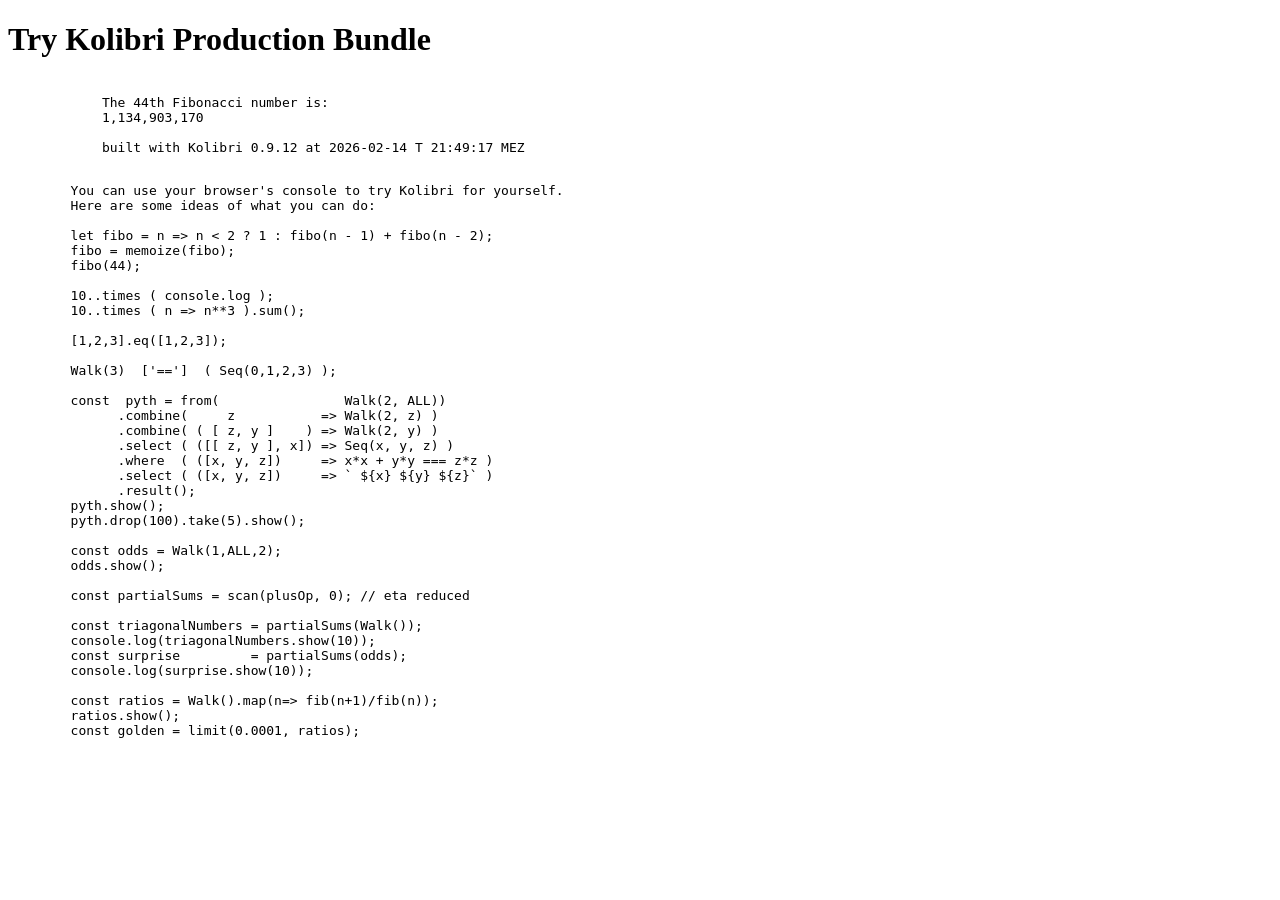
<file: production/TryProduction.html>
<!DOCTYPE html>
<html lang="en">
    <head>
        <meta charset="UTF-8">
        <title>Try Kolibri Production Bundle</title>
    </head>
    <body>
    <h1>Try Kolibri Production Bundle</h1>

    <pre id="out"> waiting ... </pre>

    <script src="kolibri-2026-02-15.js"></script>
    <script >
        defaultConsoleLogging("ch", LOG_DEBUG);
        const asCH = new Intl.NumberFormat("ch-DE").format;

        let fib = n => n < 2 ? 1 : fib(n - 1) + fib(n - 2);
        fib = memoize(fib);

        out.textContent = `
            The 44th Fibonacci number is:
            ${ asCH( fib(44) ) }

            built with Kolibri ${versionInfo}
        `;

    </script>

    <pre>
        You can use your browser's console to try Kolibri for yourself.
        Here are some ideas of what you can do:

        let fibo = n => n < 2 ? 1 : fibo(n - 1) + fibo(n - 2);
        fibo = memoize(fibo);
        fibo(44);

        10..times ( console.log );
        10..times ( n => n**3 ).sum();

        [1,2,3].eq([1,2,3]);

        Walk(3)  ['==']  ( Seq(0,1,2,3) );

        const  pyth = from(                Walk(2, ALL))
              .combine(     z           => Walk(2, z) )
              .combine( ( [ z, y ]    ) => Walk(2, y) )
              .select ( ([[ z, y ], x]) => Seq(x, y, z) )
              .where  ( ([x, y, z])     => x*x + y*y === z*z )
              .select ( ([x, y, z])     => ` ${x} ${y} ${z}` )
              .result();
        pyth.show();
        pyth.drop(100).take(5).show();

        const odds = Walk(1,ALL,2);
        odds.show();

        const partialSums = scan(plusOp, 0); // eta reduced

        const triagonalNumbers = partialSums(Walk());
        console.log(triagonalNumbers.show(10));
        const surprise         = partialSums(odds);
        console.log(surprise.show(10));

        const ratios = Walk().map(n=> fib(n+1)/fib(n));
        ratios.show();
        const golden = limit(0.0001, ratios);


    </pre>

    </body>


</html>
</file>
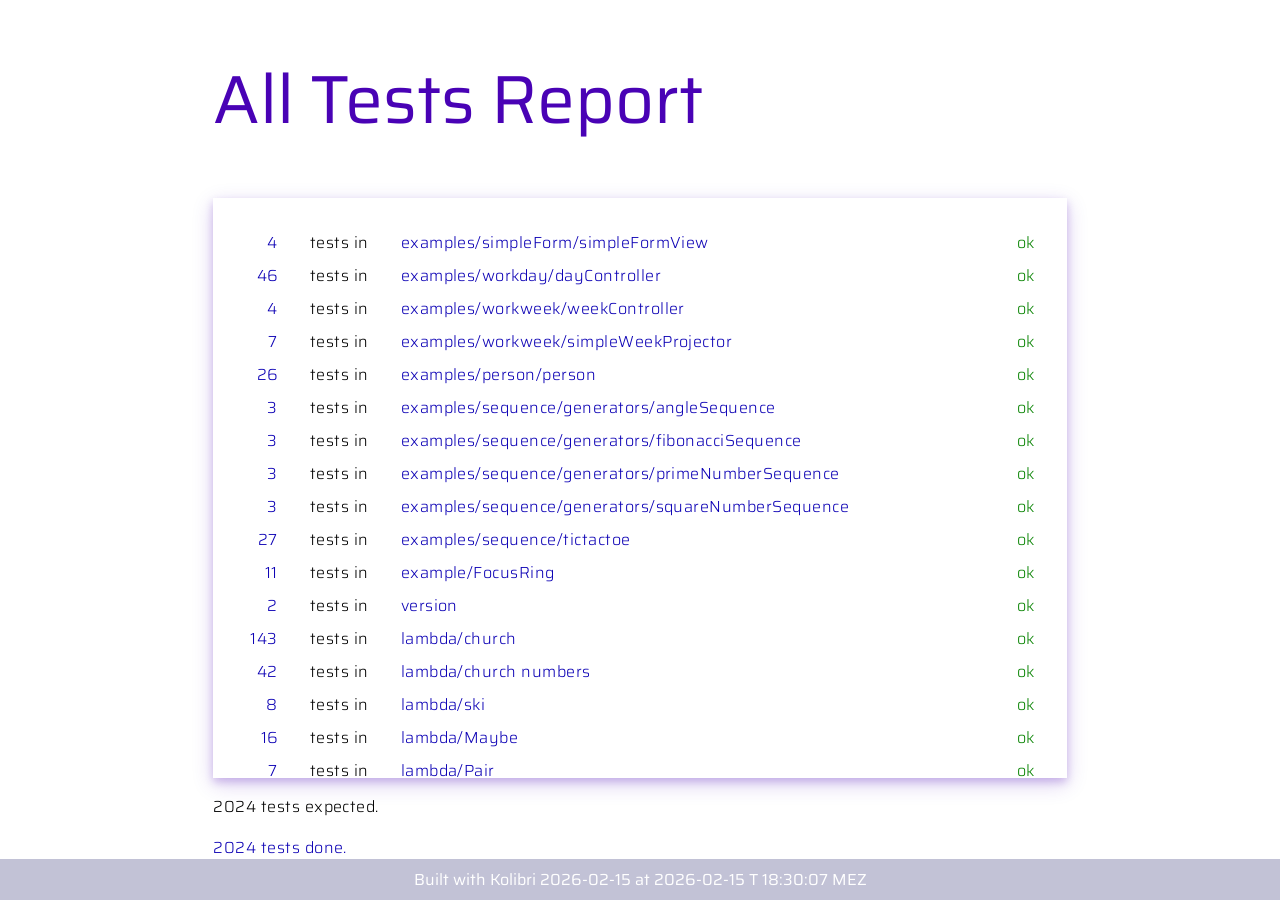
<file: src/allTests.html>
<!DOCTYPE html>
<html lang="en">
<head>
    <title> All Tests </title>
    <link rel="shortcut icon" type="image/png" href="../img/logo/logo-60x54.png"/>
    <link rel="stylesheet"                     href="../css/testUi.css">
    <style>

    </style>
</head>
<body>
<h1>All Tests Report</h1>
<div id="out"></div>

<p> 2024 tests expected.</p>
<p id="grossTotal">Check console for possible errors.</p>

<footer></footer>

<script src="kolibri/util/testUi-support.js" type="module"></script>
<script src="allTestsSuite.js" type="module"></script>

</body>
</html>
</file>
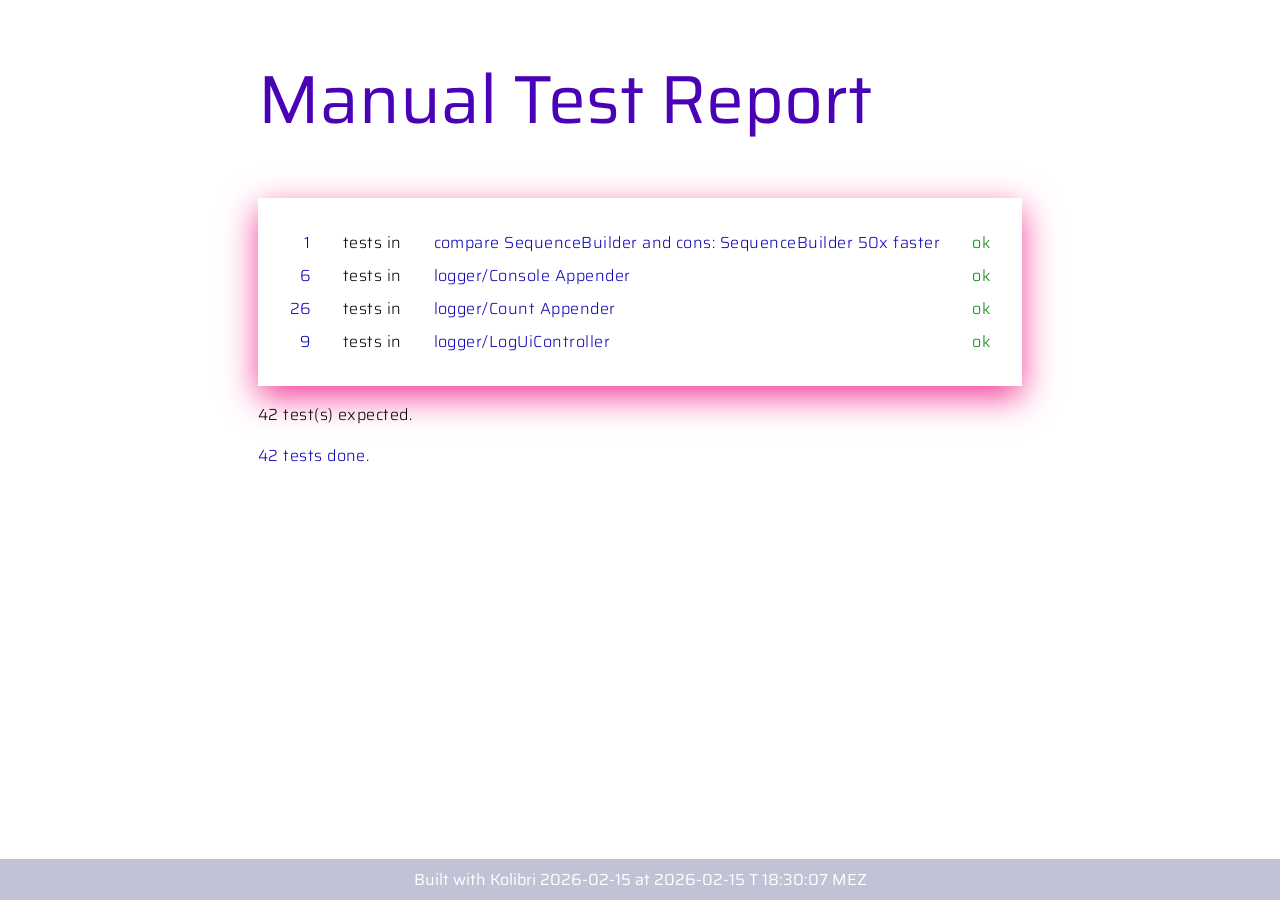
<file: src/ManualTests.html>
<!DOCTYPE html>
<html lang="en">
<head>
    <title> All Tests </title>
    <link rel="shortcut icon" type="image/png" href="../img/logo/logo-60x54.png"/>
    <link rel="stylesheet"                     href="../css/testUi.css">
    <style>

    </style>
</head>
<body>
<h1>Manual Test Report</h1>
<div id="out"></div>

<p> 42 test(s) expected.</p>
<p id="grossTotal">Check console for possible errors.</p>

<footer></footer>

<script src="kolibri/util/testUi-support.js" type="module"></script>
<script src="manualTestsSuite.js" type="module"></script>

</body>
</html>
</file>
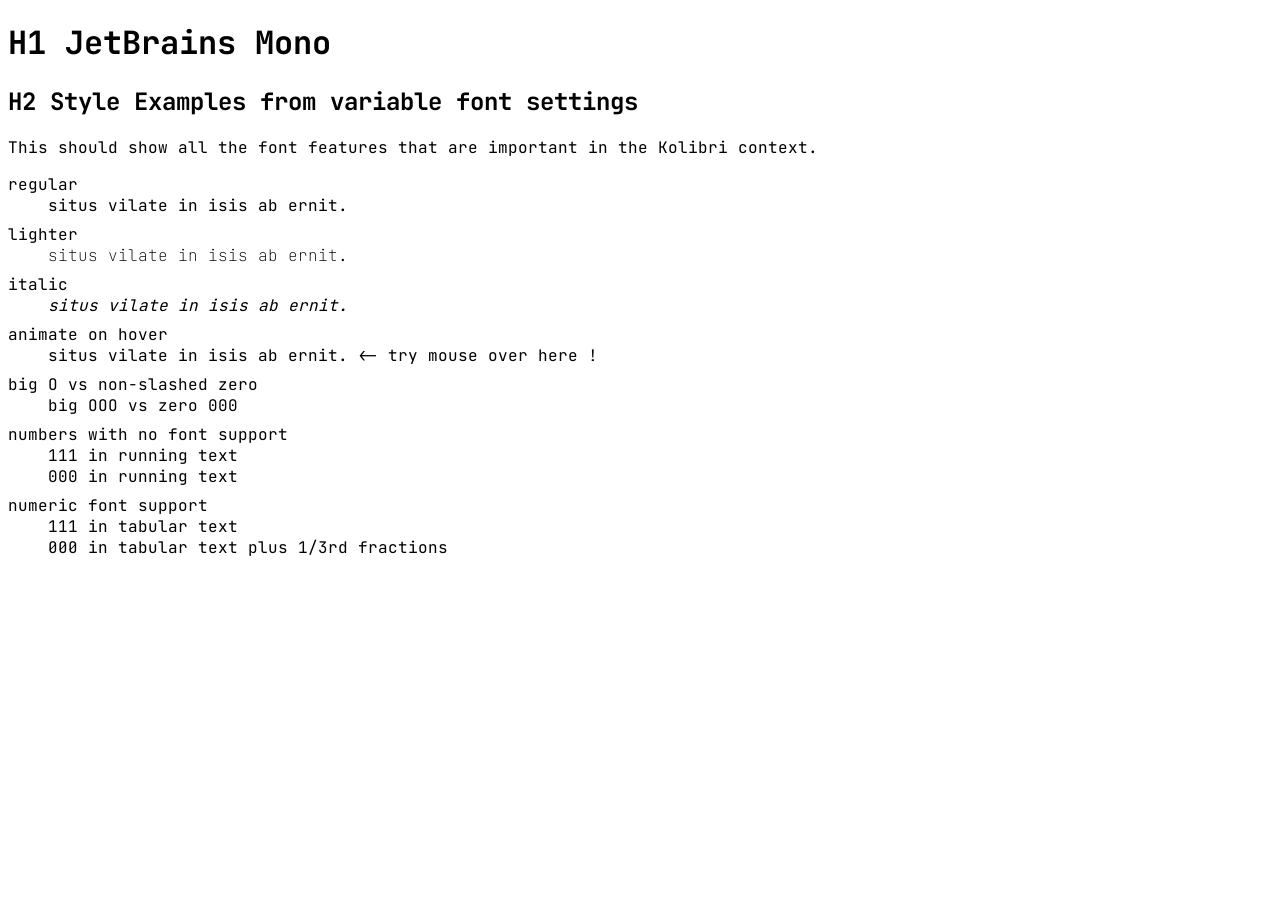
<file: font/JetBrains_Mono/FontJetBrainsMonoExample.html>
<!DOCTYPE html>
<html lang="en">
<head>
    <meta charset="UTF-8">
    <title>FontStyleExample</title>
    <style>
        @import "../example.css";
        @import "font-face.css";

        body {
            font-family: "JetBrains Mono", cursive; /* make it obvious if font doesn't load */
        }

    </style>
</head>
<body>

<h1>H1 JetBrains Mono </h1>

<script src="../example-template.js">
</script>
<script>
    document.writeln(HTML_TEMPLATE);
</script>

</body>
</html>
</file>
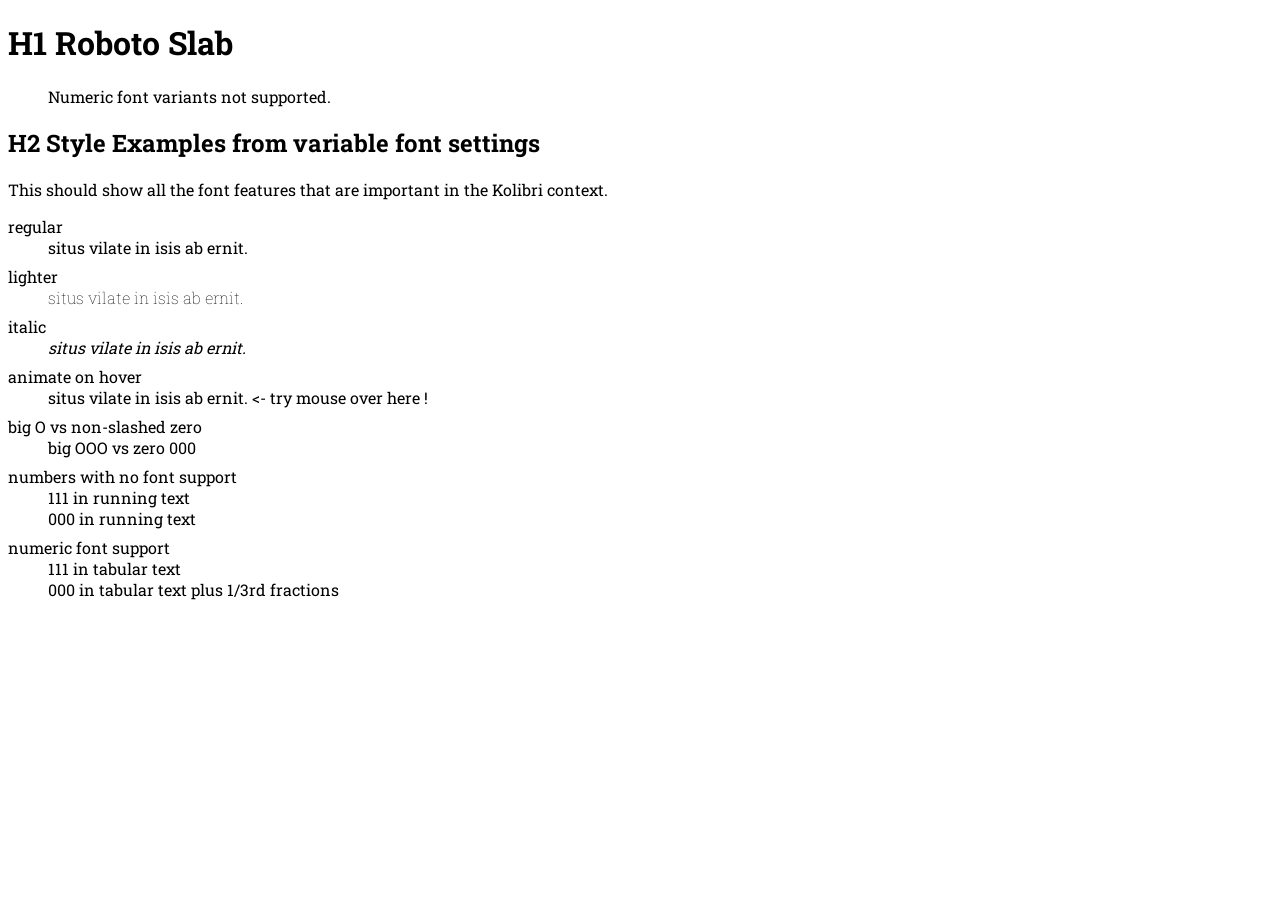
<file: font/Roboto_Slab/FontRobotoSlabExample.html>
<!DOCTYPE html>
<html lang="en">
<head>
    <meta charset="UTF-8">
    <title>FontStyleExample</title>
    <style>
        @import "../example.css";
        @import "font-face.css";

        body {
            font-family: "Roboto Slab", cursive; /* make it obvious if font doesn't load */
        }

    </style>
</head>
<body>

<h1>H1 Roboto Slab </h1>

<blockquote>Numeric font variants not supported.</blockquote>

<script src="../example-template.js">
</script>
<script>
    document.writeln(HTML_TEMPLATE);
</script>

</body>
</html>
</file>
<file: css/kolibri-base.css>
/* make sure to keep in line with kolibriStyle.js */

@import "kolibri-fonts.css";
@import "kolibri-colors.css";
@import "kolibri-projector-simple.css";


:root {
    padding:                 0;
    margin:                  0;
}
*, *::before, *::after {
    box-sizing: border-box;
}
::selection {
    background-color: var(--kolibri-color-select);
}

/* --- typography --- */

body {
    font-family: var(--font-family), system-ui;
}

header, h1, h2 {
    color: var(--kolibri-color-product);
}

header h1 {
    letter-spacing: 0.06em;
}

h1, h2, h3 {
    font-weight: normal;
    text-wrap:   balance;
}

div, p, ul, ol, dl, form, fieldset, label {
    font-family:    var(--font-family), system-ui;
    letter-spacing: 0.03em;
    font-weight:    300;
}

input, button, textarea, select { /* interaction elements */
    font-family:    system-ui;
    letter-spacing: 0.03em;
    font-weight:    normal;
}

/* --- end typography --- */

/* --- default element appearance --- */
ul {
    padding-left:       1em;
}
ul li::marker {
  color:                var(--kolibri-color-primary-accent);
}

figure {
    margin-inline:      0;
}
figcaption {
    font-style:         italic;
    font-size:          var(--font-size-caption);
    text-align:         end;
}
em {                    /* emphasis looks like highlighted with text marker */
    position:           relative;
    padding-inline:     0.2em 0.3em;
    &::before {
        content:        "";
        position:       absolute;
        inset:          0 0 -.2em 0;  /* inline -3px leads to strange line-break issues */
        border-radius:  5% 5% 20% 20%;
        background-color: var(--kolibri-color-select);
        z-index:        -10;
        rotate:         -3deg;
        opacity:        60%;
    }
}

a[href^="http"]::after { /* external link */
    content:            " ↗";
    opacity:            .3;
}
/* --- end default element appearance --- */

/* --- default invalid handling --- */
:invalid {
    border-color: var(--kolibri-color-accent);
}
input:invalid {
    border-color: transparent transparent var(--kolibri-color-accent) transparent;
}
input[type=text]:invalid {
    color: var(--kolibri-color-accent);
}
/* We cannot use pseudo elements with input type text so we introduce an extra following span.
   Note that the html structure is label - span ( input - span) like in simpleInputProjector.
*/
label + span { /* the "holder" span for the input comes right after a label */
    position:   relative; /* such that we can position against it */
}
label + span > input + span.invalidation_marker {
    /* background is transparent by default, so nothing is shown unless input becomes invalid */
    position:       absolute; /* get it out of the stacking context */
    top:            0;
    left:           0;
    width:          1ch;
    aspect-ratio:   1;
    transform:      translateX(-5ch);
}
label + span > input:invalid + span.invalidation_marker {
    background-image: radial-gradient(circle closest-side, white 0%, white 20%, var(--kolibri-color-accent) 99%, transparent 100%);
    filter:           drop-shadow(0 0 .2ch var(--kolibri-color-accent));
    transform:        translateX(-1ch);
    transition:       transform 0.5s ease-out;
}
/* --- end default invalid handling --- */

/* --- logo handling -- */
/* The information about where the actual logo file is, the format, etc. should
   not be distributed over all the files but kept in one place.
   Since the logo is decorative only, we avoid having to set fake "alt" attributes.
 */

.kolibri-logo {         /* for getting the logo from svg file, inline SVG element is in kolibriStyle.js */
	width:              342px;                       /* default - you might want to override this with inline style */
	aspect-ratio:       1;
	background-image:   url("../img/logo/logo.svg"); /* keep in one place */
	background-repeat:  no-repeat;
    background-size:    contain;
}

/* --- fun stuff with the logo --- */

.kolibri-logo-anim {                                /* works for both svg file or svg element */
	animation:          kolibri_fly_in 2s ease;
    .wing {
        animation-name:            kolibri-flapping;
        animation-duration:        .2s;
        animation-iteration-count: 15;
        animation-direction:       reverse;
        animation-timing-function: ease-in;
        transform-origin:          45% 45%;
    }
}
@keyframes kolibri_fly_in {
	0% {
		transform: scaleX(-1)  scale(0.4) translateX(400%) rotate(-30deg);
	}
	60% {
		transform:             scale(0.6) translateX(300%) rotate(-30deg);
	}
	100% {
		transform:             scale(1.0) translateX(0)    rotate(  0deg) ;
	}
}
@keyframes kolibri-flapping {
      from {
          transform:            scaleX(1)  rotate(0deg);
      }
      to {
          transform:            scaleX(-1) rotate(30deg);
      }
 }

/* --- standard values --- */
@media (prefers-reduced-motion: reduce) {
    * {
        animation-duration: 0.01ms ;
  }
}

/*noinspection CssUnknownProperty*/
:root {
    /*
        Needed to animate e.g. from height:0 to height:auto.
        Works in Chrome but does not work in FF, Safari yet (dec.24).
    */
    interpolate-size: allow-keywords; /* progressive enhancement*/
}
/* --- end of standard values --- */

/* --- a11y support: the "skip" link --- */

a.skip-link { /* position top center */
    position:     absolute;
    z-index:      100;
    top:          1em;
    left:         50%;
    transform:    translateX(-50%);
}

/* hide if not tabbed to
   but in such a way that it still can be tabbed to */
a.skip-link:not(:focus):not(:active) {
    position:   absolute;
    overflow:   hidden;
    height:     1px;
    width:      1px;
    clip:       rect(0 0 0 0);
    clip-path:  inset(50%);
    white-space: nowrap;
}

/* --- end of a11y support --- */

/* --- utility classes --- */

.prosa {
    margin-inline:  auto;
    max-width:      70ch;
    text-rendering: optimizeLegibility;
    text-wrap:      pretty;
}

.font_numeric {
    font-variant-numeric: tabular-nums;
}
.font_numeric_fraction {
    font-variant-numeric: diagonal-fractions;
}

/* --- end of utility classes --- */
</file>
<file: src/examples/preferences/style.css>
/* Base Variables for Consistency */
@property --bg-color {
    syntax: '<color>';
    inherits: true;
    initial-value: limegreen;
}

@property --text-color {
    syntax: '<color>';
    inherits: true;
    initial-value: limegreen;
}

@property --content-bg {
    syntax: '<color>';
    inherits: true;
    initial-value: limegreen;
}

@property --border-color {
    syntax: '<color>';
    inherits: true;
    initial-value: limegreen;
}

@property --primary-accent {
    syntax: '<color>';
    inherits: true;
    initial-value: limegreen;
}

/* Base Styles */
body {
    --bg-color:       #fcfcfc;
    --text-color:     #222222;
    --content-bg:     #ffffff;
    --border-color:   #eeeeee;
    --primary-accent: #0056b3;

    --shadow: 0 2px 8px rgba(0, 0, 0, 0.1);
    --border-radius: 0.375rem;
    --z-index-elevated: 1;
    --z-index-more-important: 10;
    --z-index-front: 100;

    color-scheme: light;

    font-family: system-ui, -apple-system, sans-serif;
    background-color: var(--bg-color);
    color: var(--text-color);
    line-height: 1.6;
    margin: 0;
    padding: 0;
}

/* Skip Link */
.accessibility-hidden {
    clip-path: inset(50%);
    overflow: hidden;
    white-space: nowrap;
    max-height: 1px;
    max-width: 1px;
}

.accessibility-hidden:focus-visible {
    white-space: normal;
    overflow: auto;
    clip-path: none;
    max-height: revert;
    max-width: revert;
}

nav li:has(> .accessibility-hidden:not(:focus)) {
    width: 0;
    margin-right: 0;
}

/* Typography */
h1, h2, h3 {
    line-height: 1.2;
    margin-top: 1.5rem;
}

h1 {
    font-size: 2.2rem;
}

h2 {
    font-size: 1.8rem;
}

h3 {
    font-size: 1.4rem;
}

a {
    color: var(--primary-accent);
}

a:hover {
    text-decoration: none;
}

/* Layout Containers */
header, footer {
    background: var(--content-bg);
    padding: 2rem 0;
    box-shadow: var(--shadow);
    text-align: center;
}

footer {
    position: sticky;
    width: 100%;
    bottom: 0;
}

main {
    margin: 2rem auto;
    padding: 0 1rem;
}

/* Card Element */
.card {
    background: var(--content-bg);
    border-radius: var(--border-radius);
    padding: 1.5rem;
    margin-bottom: 2rem;
    box-shadow: var(--shadow);
    border: 1px solid var(--border-color);
}

/* Navigation List */
nav ul {
    list-style: none;
    padding: 0;
    display: flex;
    justify-content: center;
    gap: 1.5rem;
}

/* Focus States for Accessibility */
:focus-visible {
    outline: 0.1875rem solid var(--primary-accent);
    outline-offset: 0.1875rem;
}

/* Helper class for centering contents in div */
div.center {
    display: flex;
    justify-content: center;
    gap: 8px;
}

.visually-hidden {
    position: absolute;
    width: 1px;
    height: 1px;
    padding: 0;
    margin: -1px;
    overflow: hidden;
    clip: rect(0, 0, 0, 0);
    white-space: nowrap;
    border: 0;
}

fieldset {
    border: 1px solid var(--border-color);
    padding: 1rem;
    border-radius: 8px;
}

.controls-grid {
    display: grid;
    grid-template-columns: repeat(auto-fit, minmax(375px, 1fr));
    gap: 2rem;
    margin-top: 2rem;
}

.control {
    display: flex;
    justify-content: space-between;
    gap: 8px;
    align-items: center;
    margin-bottom: 0.75rem;
}

.visualization-container {
    display: flex;
    justify-content: center;
    margin: 2rem 0;
}

.spinning-container {
    display: flex;
    justify-content: center;
    padding: 2rem;
}

.square {
    width: 6.25rem;
    height: 6.25rem;
    background: var(--primary-accent);
    animation: spin 2s linear infinite;
}

@keyframes spin {
    from {
        transform: rotate(0deg);
    }
    to {
        transform: rotate(360deg);
    }
}

/* Making sure the transition happens not on the initial page load and prevent flickering while modules are calculating initial properties */
.preload {
    transition: none !important;
    visibility: hidden;
}

/* Animations for transitions that take place whilst reduced-motion is on */
::view-transition-group(root) {
    animation-duration: 1.0s;
}

/* Overwrite if motion is active */
@container style(--prefers-reduced-motion: true) {
    .square {
        animation: none;
    }

    .square {
        transition: none;
    }
}

/* Overwrite if Protanopia is active */
@container style(--prefers-colorblind-mode: protanopia) {
    body {
        --primary-accent: #1656b1;
    }
}

/* Overwrite if Deuteranopia is active */
@container style(--prefers-colorblind-mode: deuteranopia) {
    body {
        --primary-accent: #005b9c;
    }
}

/* Overwrite if Tritanopia is active */
@container style(--prefers-colorblind-mode: tritanopia) {
    body {
        --primary-accent: #006369;
    }
}

/* Overwrite if dark theme is active */
@container style(--prefers-dark-theme: true) {
    body {
        --bg-color:       #212121;
        --text-color:     #ededed;
        --content-bg:     #2e2e2e;
        --border-color:   #232323;
        --primary-accent: #6db3f4;
        --shadow:         0 2px 8px rgba(0, 0, 0, 0.5);

        color-scheme: dark;
    }
}

/* Overwrite if dark theme AND Protanopia is active */
@container style(--prefers-dark-theme: true) and style(--prefers-colorblind-mode: protanopia) {
    body {
        --primary-accent: #96aaee;
    }
}

/* Overwrite if dark theme AND Deuteranopia is active */
@container style(--prefers-dark-theme: true) and style(--prefers-colorblind-mode: deuteranopia) {
    body {
        --primary-accent: #8dabf6;
    }
}

/* Overwrite if dark theme AND Tritanopia is active */
@container style(--prefers-dark-theme: true) and style(--prefers-colorblind-mode: tritanopia) {
    body {
        --primary-accent: #5abac9;
    }
}

/* Overwrite if contrast is active */
@container style(--prefers-contrast: true) {
    body {
        --bg-color:       #ffffff;
        --text-color:     #000000;
        --content-bg:     #ffffff;
        --border-color:   #000000;
        --primary-accent: #00428a;
        --shadow:         none;
    }
}

/* Overwrite if contrast AND Protanopia is active */
@container style(--prefers-contrast: true) and style(--prefers-colorblind-mode: protanopia) {
    body {
        --primary-accent: #193788;
    }
}

/* Overwrite if contrast AND Deuteranopia is active */
@container style(--prefers-contrast: true) and style(--prefers-colorblind-mode: deuteranopia) {
    body {
        --primary-accent: #27438e;
    }
}

/* Overwrite if contrast AND Tritanopia is active */
@container style(--prefers-contrast: true) and style(--prefers-colorblind-mode: tritanopia) {
    body {
        --primary-accent: #005158;
    }
}

/* Overwrite if contrast AND dark theme is active */
@container style(--prefers-dark-theme: true) and style(--prefers-contrast: true) {
    body {
        --bg-color:       #000000;
        --text-color:     #ffffff;
        --content-bg:     #000000;
        --border-color:   #ffffff;
        --primary-accent: #80c5ff;
        --shadow:         none;
    }
}

/* Overwrite if dark theme AND contrast AND Protanopia is active */
@container style(--prefers-dark-theme: true) and style(--prefers-contrast: true) and style(--prefers-colorblind-mode: protanopia) {
    body {
        --primary-accent: #9eb6fd;
    }
}

/* Overwrite if dark theme AND contrast AND Deuteranopia is active */
@container style(--prefers-dark-theme: true) and style(--prefers-contrast: true) and style(--prefers-colorblind-mode: deuteranopia) {
    body {
        --primary-accent: #adc3fe;
    }
}

/* Overwrite if dark theme AND contrast AND Tritanopia is active */
@container style(--prefers-dark-theme: true) and style(--prefers-contrast: true) and style(--prefers-colorblind-mode: tritanopia) {
    body {
        --primary-accent: #61d4d6;
    }
}

@container style(--prefers-contrast: true) {
    .card, .floating-box, header {
        outline: 2px solid var(--border-color);
    }

    .card, .floating-box {
        border: 1px solid var(--content-bg);
    }
}
</file>
<file: css/testUi.css>
@import "kolibri-base.css";
body {
    width:                  max-content;
    margin-inline:          auto;
}
#out {
    max-height:             calc(100vh - 20rem);
    overflow:               scroll;
    display:                grid;
    grid-template-columns:  repeat(4, max-content);
    grid-column-gap:        2em;
    grid-row-gap:           .5em;
    padding:                2em;
    box-shadow:             var(--kolibri-box-shadow);
}
#out.failed {
    box-shadow:             0 .7rem  2rem 0 var(--kolibri-color-danger-accent);
}
#out div:nth-child(odd) {   /* count and file columns are output */
    color:                  var(--kolibri-color-output);
}
#out div:nth-child(4n-3) {  /* count column should be right-aligned */
    justify-self:           end;
}
#grossTotal {
    color:                  var(--kolibri-color-output);
}
footer {
    position:               fixed;
    inset:                  auto 0 0 0; /* anchor to bottom */
    text-align:             center;
    color:                  white;
    background:             var(--kolibri-color-neutral);
    padding:                .5em;
;
}
</file>
